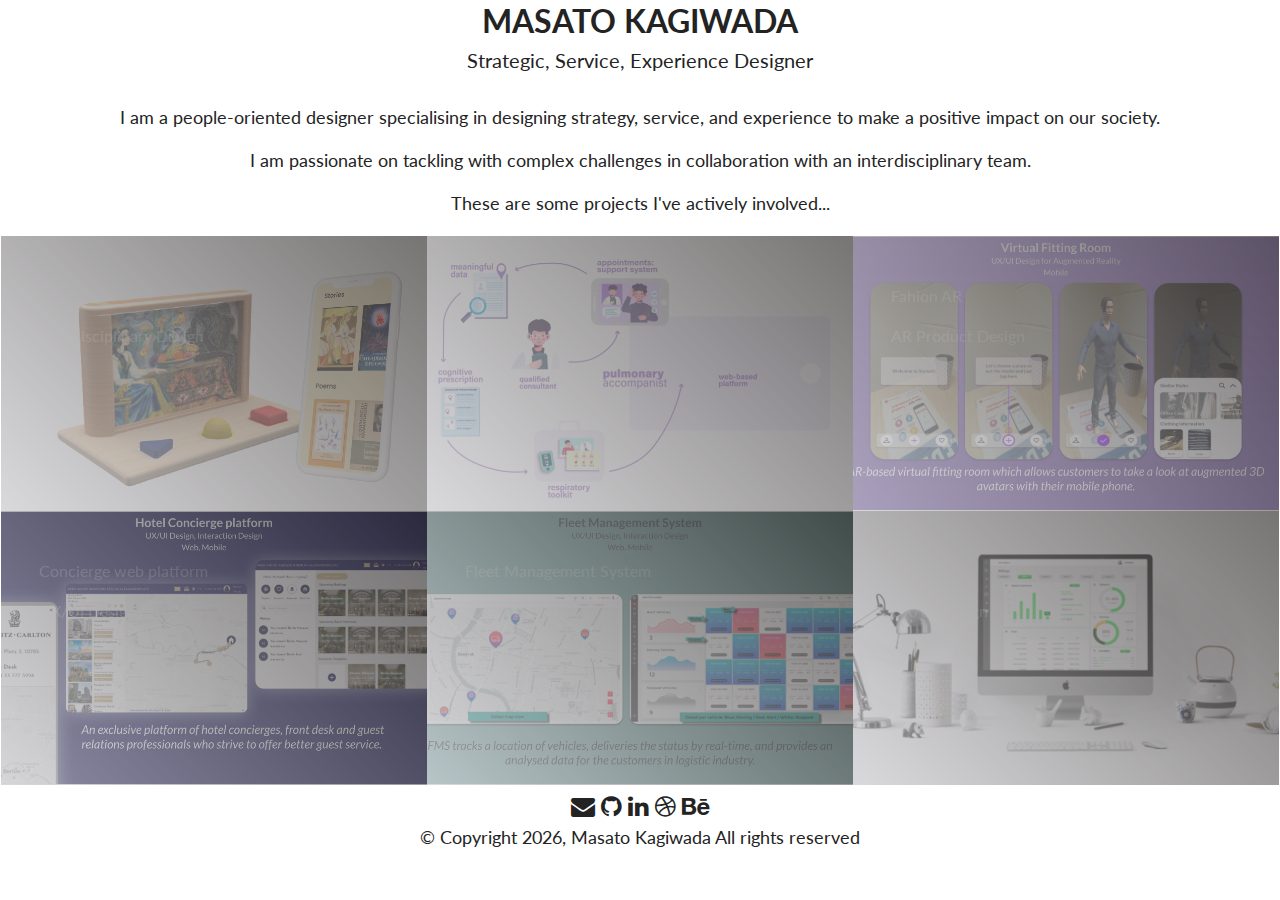
<file: index.html>
<!DOCTYPE html>
<html>
<head>
    <meta charset='utf-8' >
    <meta name="description" content="Masato's Portfolio">
    <meta name="viewport" content="width=device-width, initial-scale=1.0">
    <meta property="og:type" content="website">
    <meta name="image" property="og:image" content="./assets/img/thumb.png">
    <meta name="description" property="og:description" content="Featured design projects">
    <meta name="author" content="Masato Kagiwada">
    <link rel="stylesheet" href="https://stackpath.bootstrapcdn.com/bootstrap/4.3.1/css/bootstrap.min.css" integrity="sha384-ggOyR0iXCbMQv3Xipma34MD+dH/1fQ784/j6cY/iJTQUOhcWr7x9JvoRxT2MZw1T" crossorigin="anonymous">
    <script src="https://code.jquery.com/jquery-3.3.1.slim.min.js" integrity="sha384-q8i/X+965DzO0rT7abK41JStQIAqVgRVzpbzo5smXKp4YfRvH+8abtTE1Pi6jizo" crossorigin="anonymous"></script>
    <script src="https://cdnjs.cloudflare.com/ajax/libs/popper.js/1.14.7/umd/popper.min.js" integrity="sha384-UO2eT0CpHqdSJQ6hJty5KVphtPhzWj9WO1clHTMGa3JDZwrnQq4sF86dIHNDz0W1" crossorigin="anonymous"></script>
    <script src="https://stackpath.bootstrapcdn.com/bootstrap/4.3.1/js/bootstrap.min.js" integrity="sha384-JjSmVgyd0p3pXB1rRibZUAYoIIy6OrQ6VrjIEaFf/nJGzIxFDsf4x0xIM+B07jRM" crossorigin="anonymous"></script>
    <title>Masato Kagiwada - Portfolio</title>
    <!-- Global site tag (gtag.js) - Google Analytics -->
    <script async src="https://www.googletagmanager.com/gtag/js?id=UA-108137672-1"></script>
    <script>
      window.dataLayer = window.dataLayer || [];
      function gtag(){dataLayer.push(arguments);}
      gtag('js', new Date());

      gtag('config', 'UA-108137672-1');
    </script>
    <link rel="stylesheet" href="index.css">
    <link href="https://fonts.googleapis.com/css?family=Lato" rel="stylesheet">
    <link rel="stylesheet" href="https://cdnjs.cloudflare.com/ajax/libs/font-awesome/4.7.0/css/font-awesome.min.css">
    <link rel="icon" href="./assets/img/logo.png" size="64x64">
</head>
<body>
  <!-- Header -->
  <header class="section header">
    <h2 class="header-title">MASATO KAGIWADA</h2>
    <h5 class="header-main">Strategic, Service, Experience Designer</h5>
    <br>
    <p class="header-description">I am a people-oriented designer specialising in designing strategy, service, and experience 
      to make a positive impact on our society.</p>
    <p class="header-description">I am passionate on tackling with complex challenges in collaboration with an interdisciplinary team.</p>
    <p class="header-description">These are some projects I've actively involved...</p>
    
  </header>
  <!-- Projects -->
  <section class="section-projects nopadding" id="projects">
    
    <div class="row nopadding">
    <!-- Project  -->
    <div class="container col-sm-4 nopadding">
      <div class="hovereffect">
        <a href="./tunne.html" target="">
        <img class="img-responsive" src="./assets/img/tunne-thumb.png" alt="">
            <div class="overlay">
                <p>TUNNE</p>
                <p>Interdisciplinary Design</p>
            </div>
        </a>
      </div>
    </div>

    <!-- Project  -->
    <div class="container col-sm-4 nopadding">
      <div class="hovereffect">
        <a href="./briis.html" target="">
        <img class="img-responsive" src="./assets/img/briis-thumb.png" alt="">
            <div class="overlay">
                <p>BRIIS</p>
                <p>System Design</p>
            </div>
        </a>
      </div>
    </div>

    <!-- Project  -->
    <div class="container col-sm-4 nopadding">
      <div class="hovereffect">
        <a href="./vfr.html" target="">
        <img class="img-responsive" src="./assets/img/vfr-thumb.png" alt="">
            <div class="overlay">
                <p>Fahion AR</p>
                <p>AR Product Design</p>
            </div>
        </a>
      </div>
    </div>

    <!-- Project  -->
    <div class="container col-sm-4 nopadding">
      <div class="hovereffect">
        <a href="./hotel.html" target="">
        <img class="img-responsive" src="./assets/img/hotel.png" alt="">
            <div class="overlay">
                <p>Concierge web platform</p>
                <p>UX/UI Design</p>
            </div>
        </a>
      </div>
    </div>

    <!-- Project  -->
    <div class="container col-sm-4 nopadding">
      <div class="hovereffect">
        <a href="https://www.behance.net/gallery/85279193/Fleet-Management-System-UXUI-Design-Process" target="_blank">
        <img class="img-responsive" src="./assets/img/fms.png" alt="">
            <div class="overlay">
                <p>Fleet Management System</p>
                <p>UX/UI Design</p>
            </div>
        </a>
      </div>
    </div>

    <!-- Project  -->
    <div class="container col-sm-4 nopadding">
      <div class="hovereffect">
        <a href="https://www.behance.net/gallery/85284251/UCaaS-UXUI-Design-Process" target="_blank">
        <img class="img-responsive" src="./assets/img/ucaas-thumb.png" alt="">
            <div class="overlay">
                <p>UCaaS</p>
                <p>UX/UI Design</p>
			        	<p></p>
            </div>
        </a>
      </div>
    </div>
  </section>

  <!-- Footer -->
  <section class="section" id="footer"> 
    <div class="footer-connect">
      <a href="mailto:masato.kagiwada1990@gmail.com" class="icon fa fa-envelope"></a>
      <a href="https://github.com/Giwada" class="icon fa fa-github" target="_blank"></a>
      <a href="https://www.linkedin.com/in/masato-kagiwada/" class="icon fa fa-linkedin" target="_blank"></a>
      <a href="https://dribbble.com/giwada" class="icon fa fa-dribbble" target="_blank"></a>
      <a href="https://www.behance.net/masato-kagiwada" class="icon fa fa-behance" target="_blank"></a>
    </div>
    <div class="footer-author">
      <p>
        © Copyright <script>document.write(new Date().getFullYear())</script>, Masato Kagiwada All rights reserved
      </p>
    </div>
  </section>

<!-- Bootstrap core JavaScript
================================================== -->
<!-- Placed at the end of the document so the pages load faster -->
<script src="./js/jquery.min.js"></script>
<script src="./js/popper.min.js"></script>
<script src="./js/bootstrap.min.js"></script>
<script src="./js/main.js"></script>
</body>
</html>
</file>
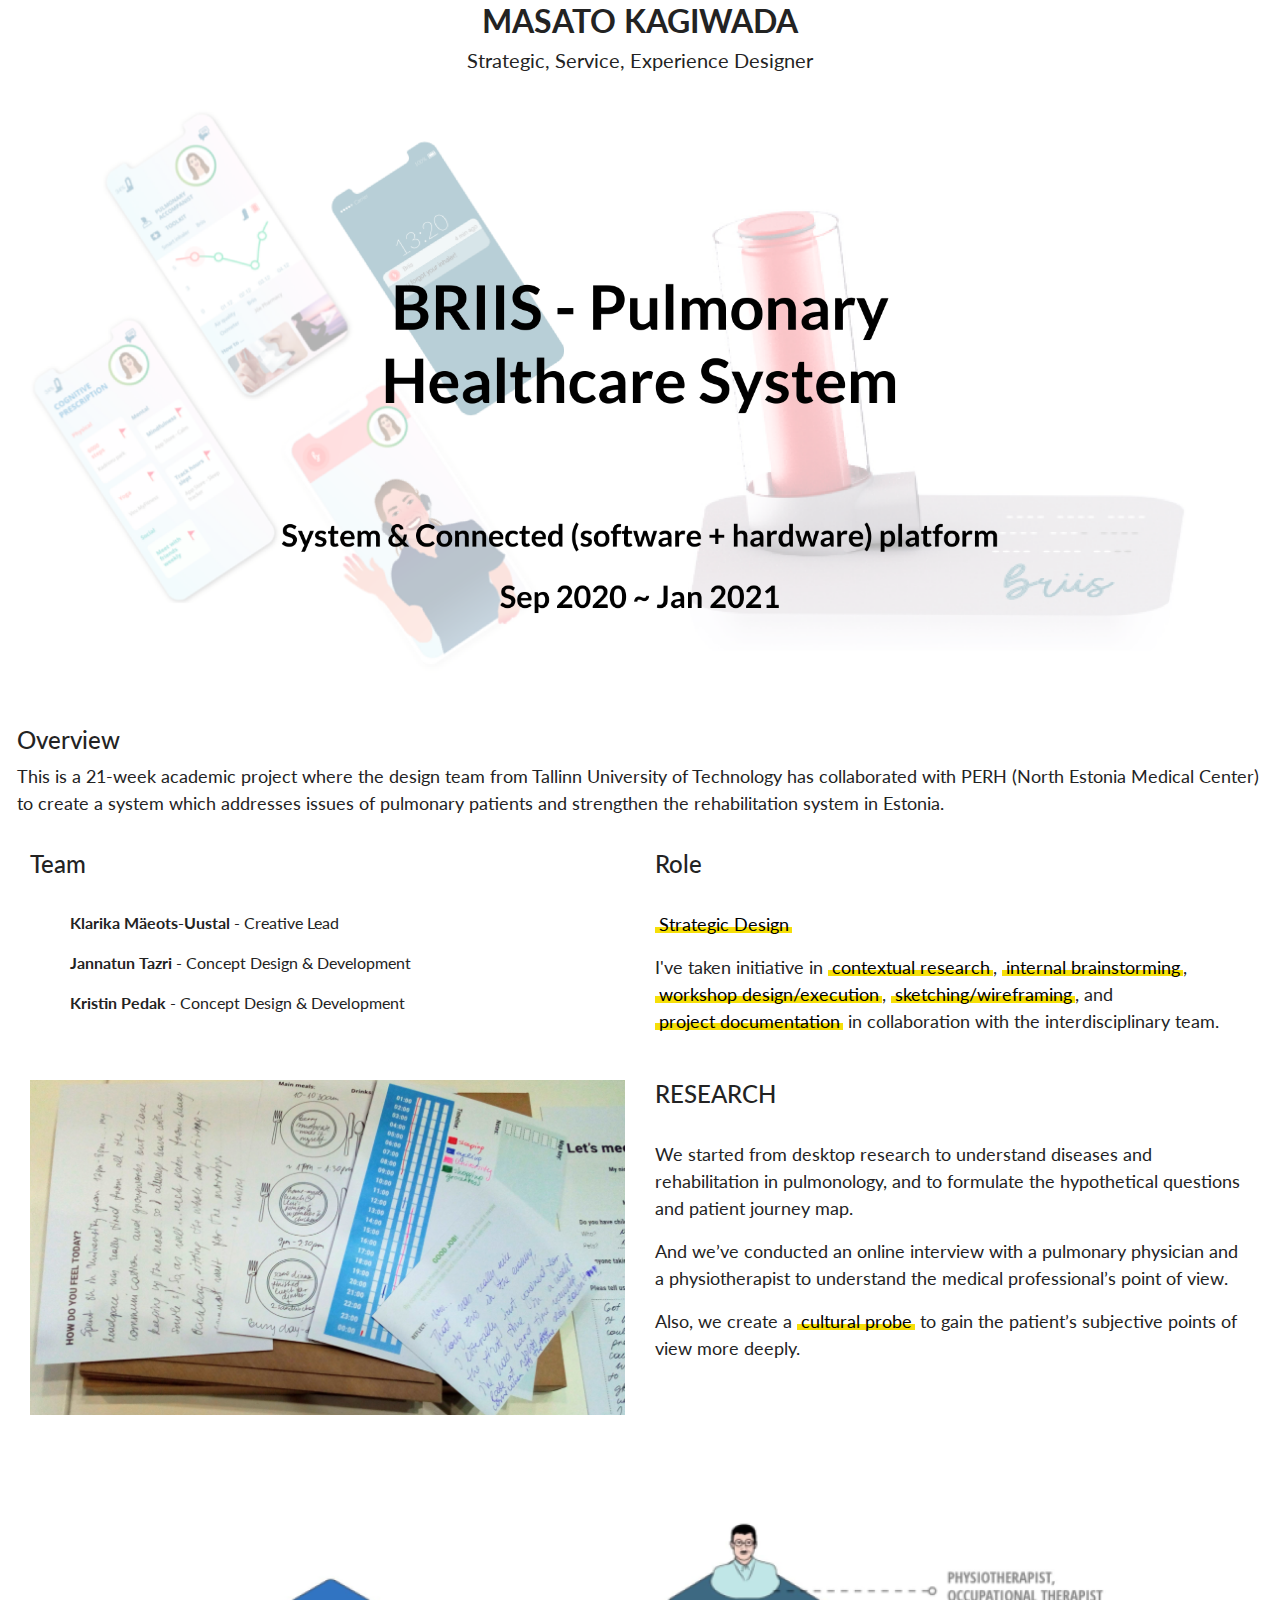
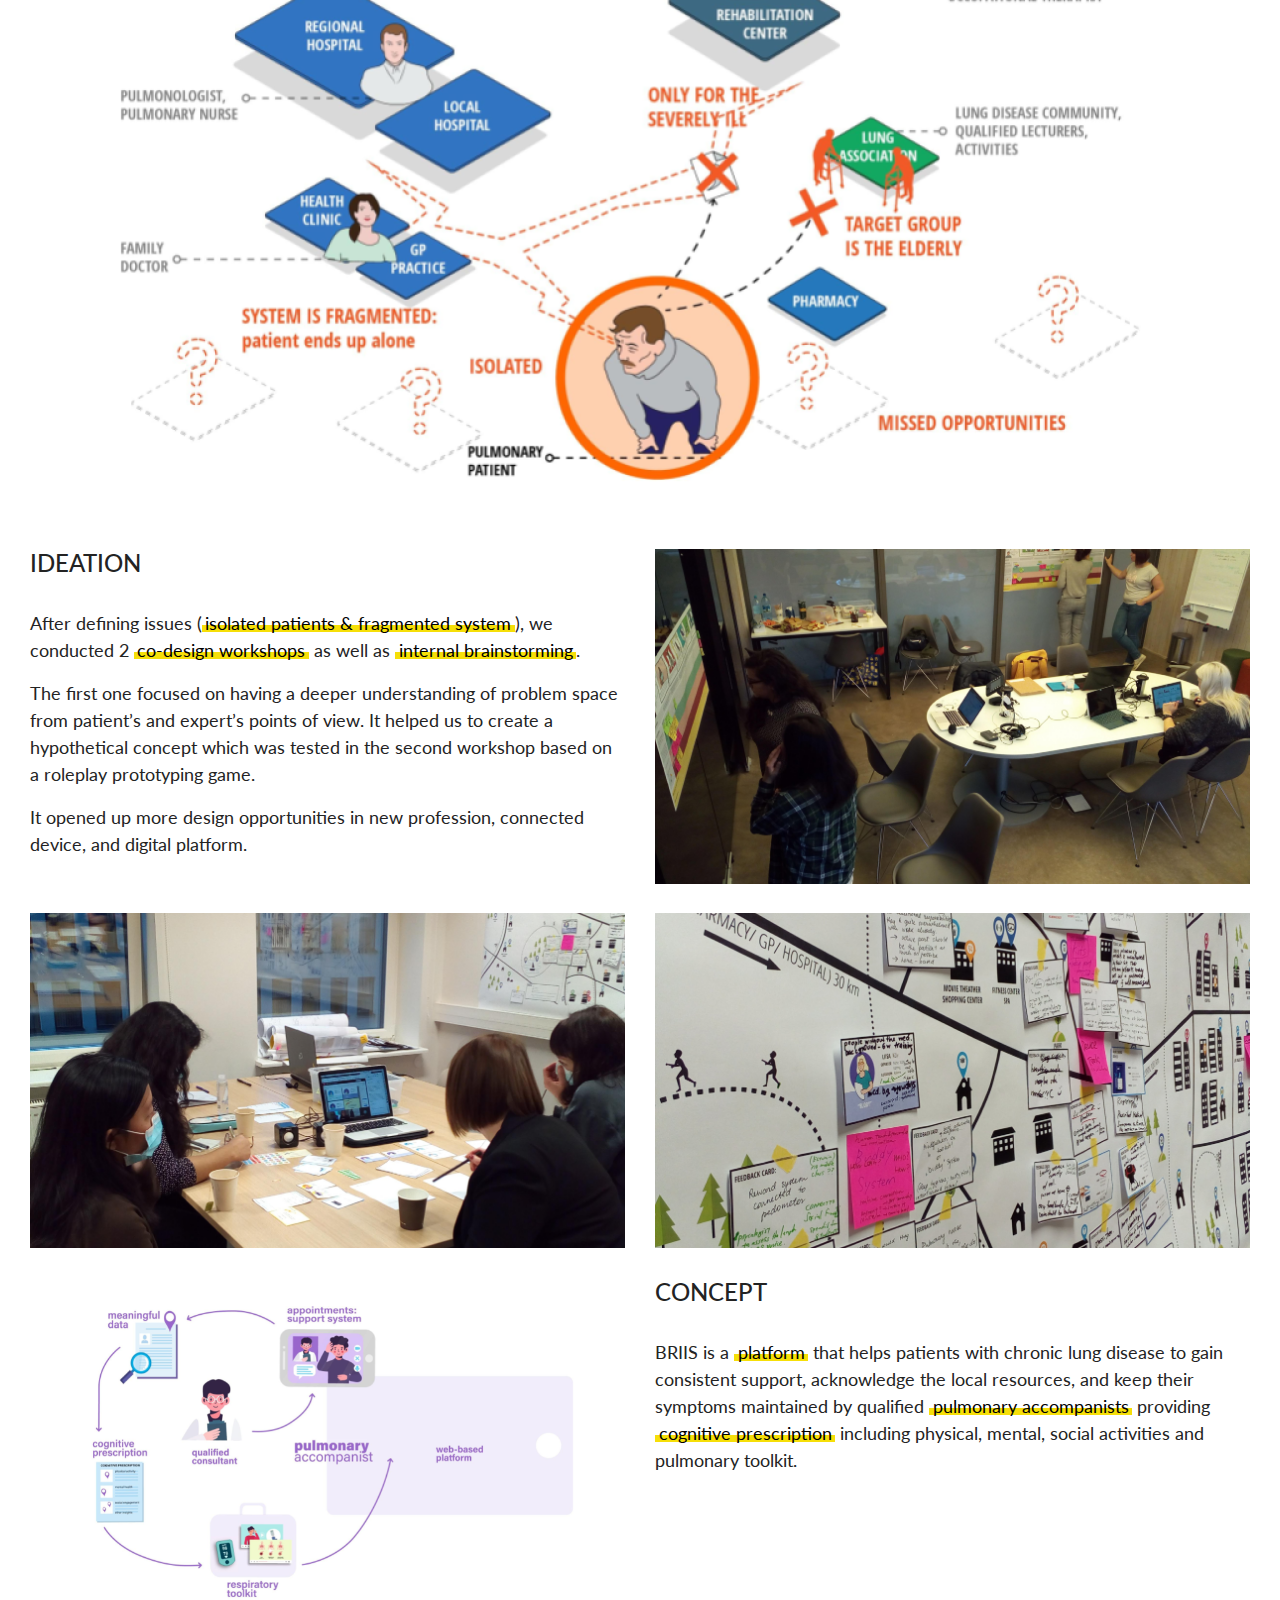
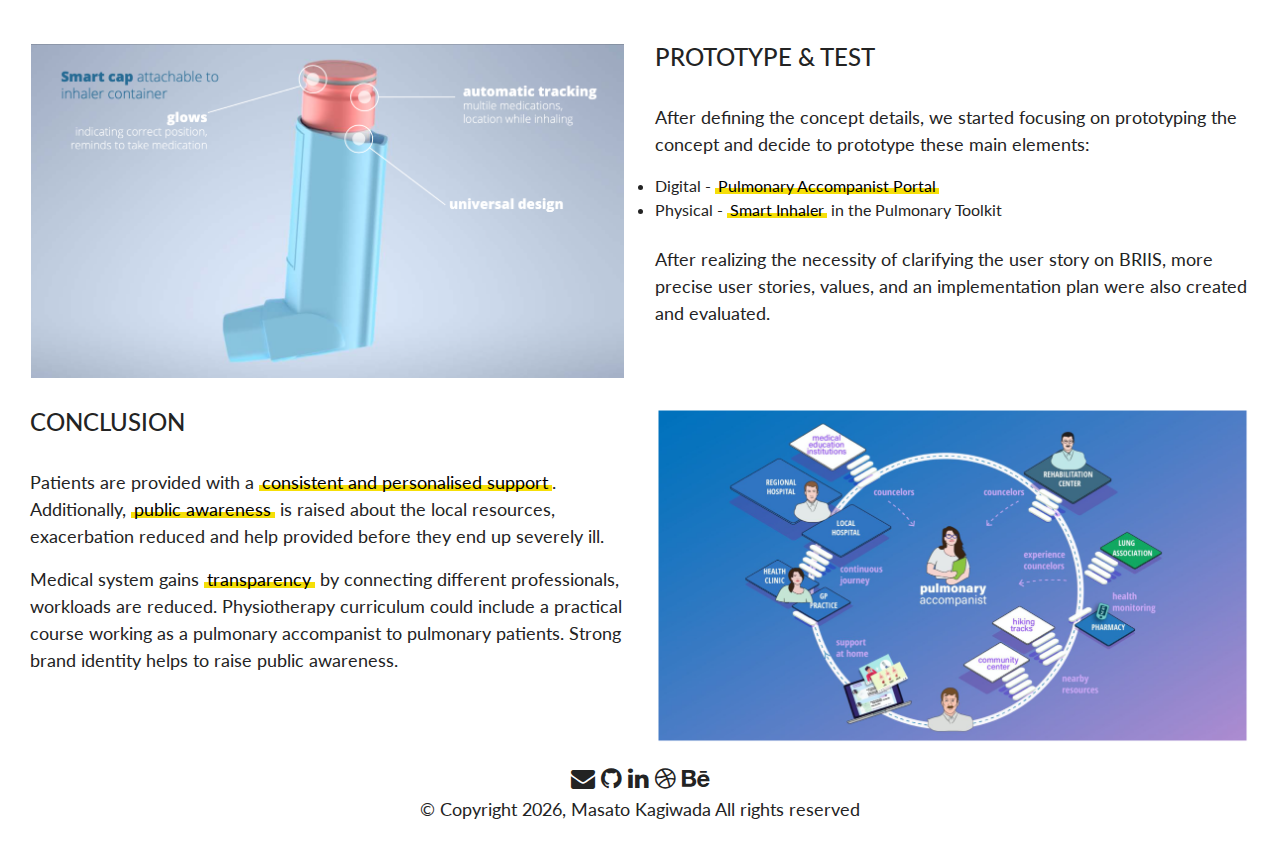
<file: briis.html>
<!DOCTYPE html>
<html>
<head>
    <meta charset='utf-8' >
    <meta name="description" content="Masato's portfolio">
    <meta name="viewport" content="width=device-width, initial-scale=1.0">
    <link rel="stylesheet" href="https://stackpath.bootstrapcdn.com/bootstrap/4.3.1/css/bootstrap.min.css" integrity="sha384-ggOyR0iXCbMQv3Xipma34MD+dH/1fQ784/j6cY/iJTQUOhcWr7x9JvoRxT2MZw1T" crossorigin="anonymous">
    <script src="https://code.jquery.com/jquery-3.3.1.slim.min.js" integrity="sha384-q8i/X+965DzO0rT7abK41JStQIAqVgRVzpbzo5smXKp4YfRvH+8abtTE1Pi6jizo" crossorigin="anonymous"></script>
    <script src="https://cdnjs.cloudflare.com/ajax/libs/popper.js/1.14.7/umd/popper.min.js" integrity="sha384-UO2eT0CpHqdSJQ6hJty5KVphtPhzWj9WO1clHTMGa3JDZwrnQq4sF86dIHNDz0W1" crossorigin="anonymous"></script>
    <script src="https://stackpath.bootstrapcdn.com/bootstrap/4.3.1/js/bootstrap.min.js" integrity="sha384-JjSmVgyd0p3pXB1rRibZUAYoIIy6OrQ6VrjIEaFf/nJGzIxFDsf4x0xIM+B07jRM" crossorigin="anonymous"></script>
    <title>Masato Kagiwada - Portfolio</title>
    <!-- Global site tag (gtag.js) - Google Analytics -->
    <script async src="https://www.googletagmanager.com/gtag/js?id=UA-108137672-1"></script>
    <script>
      window.dataLayer = window.dataLayer || [];
      function gtag(){dataLayer.push(arguments);}
      gtag('js', new Date());

      gtag('config', 'UA-108137672-1');
    </script>
    <link rel="stylesheet" href="index.css">
    <link href="https://fonts.googleapis.com/css?family=Lato" rel="stylesheet">
    <link rel="stylesheet" href="https://cdnjs.cloudflare.com/ajax/libs/font-awesome/4.7.0/css/font-awesome.min.css">
    <link rel="icon" href="./assets/img/logo.png" size="64x64">
</head>

<body>
  <!-- Header -->
  <header class="section">
    <a href="index.html" class="header-link">
      <h2 class="header-title">MASATO KAGIWADA</h2>
      <h5 class="header-main">Strategic, Service, Experience Designer</h5>
    </a>
  </header>

  <!-- Title -->
  <section class="section">
    <div class="background">
      <img src="./assets/img/briis-client.png" class="img-fluid"/>
    </div>
  </section> 
  
  <!-- Overview -->
  <section class="section">
    <div class="col-12">
    <h4>Overview</h4>
    <p>This is a 21-week academic project where the design team from Tallinn University of Technology 
      has collaborated with PERH (North Estonia Medical Center) 
      to create a system which addresses issues of pulmonary patients and strengthen the rehabilitation system in Estonia.</p>
    </div>
    </section>
  
  <!-- Team -->
  <section class="section">
  <div class="row">
    <div class="col-lg-6 col-md-6 col-12">
      <h4>Team</h4>
      <br>
        <ol><b>Klarika Mäeots-Uustal</b> - Creative Lead</ol>
        <ol><b>Jannatun Tazri</b> - Concept Design & Development</ol>
        <ol><b>Kristin Pedak</b> - Concept Design & Development</ol>
    </div>

    <div class="col-lg-6 col-md-6 col-12">
      <h4>Role</h4>
      <br>
      <p><mark>Strategic Design</mark></p>
      <p>I've taken initiative in <mark>contextual research</mark>, <mark>internal brainstorming</mark>, <mark>workshop design/execution</mark>, <mark>sketching/wireframing</mark>, and <mark>project documentation</mark> in 
        collaboration with the interdisciplinary team.</p>
      </div>
  </div>
  </section>

  <!-- Design Process nr.1 -->
  <section class="section">
  <div class="row">
    <div class="col-lg-6 col-md-6 col-12">
      <a><img src="./assets/img/briis-research.png" class="img-fluid"/></a>
    </div>

    <div class="col-lg-6 col-md-6 col-12">
      <h4>RESEARCH</h4>
      <br>
      <p>
        We started from desktop research to understand diseases and rehabilitation in pulmonology, 
        and to formulate the hypothetical questions and patient journey map. 
      </p>
      <p>
        And we’ve conducted an online interview with a pulmonary physician and 
        a physiotherapist to understand the medical professional’s point of view. 
      </p>
      <p>
        Also, we create a <mark>cultural probe</mark> to gain the patient’s subjective points of view more deeply. 
      </p>
      </div>
  </div>

  </section>

  <section class="section">
    <div class="row">
      <div class="col-12">
        <a><img src="./assets/img/briis-research2.png" class="img-fluid"/></a>
      </div>
    </div>
  
    </section>

  <!-- Design Process nr.2 -->
  <section class="section">
  <div class="row">
    <div class="col-lg-6 col-md-6 col-12">
      <h4>IDEATION</h4>
      <br>
      <p>After defining issues (<mark>isolated patients & fragmented system</mark>), 
        we conducted 2 <mark>co-design workshops</mark> as well as <mark>internal brainstorming</mark>. </p>
      <p>The first one focused on having a deeper understanding of problem space from patient’s and expert’s points of view. 
        It helped us to create a hypothetical concept which was tested in the second workshop based on a roleplay prototyping game. </p>
      <p>It opened up more design opportunities in new profession, connected device, and digital platform.</p>
      </div>

    <div class="col-lg-6 col-md-6 col-12">
      <a><img src="./assets/img/briis-ideate.png" class="img-fluid"/></a>
    </div>

  </div>
  </section>

  <section class="section">
    <div class="row">
      <div class="col-lg-6 col-md-6 col-12">
        <a><img src="./assets/img/briis-ideate2.png" class="img-fluid"/></a>
      </div>
  
      <div class="col-lg-6 col-md-6 col-12">
        <a><img src="./assets/img/briis-ideate3.png" class="img-fluid"/></a>
      </div>
  
    </div>
    </section>
  
  <!-- Design Process nr.3 -->
  <section class="section">
    <div class="row">
      <section class="col-lg-6 col-md-6 col-12">
        <a><img src="./assets/img/briis-thumb.png" class="img-responsive"/></a>
      </section>
  
      <section class="col-lg-6 col-md-6 col-12">
        <h4>CONCEPT</h4>
        <br>
        <p>BRIIS is a <mark>platform</mark> that helps patients with chronic lung disease to gain consistent support, 
          acknowledge the local resources, and keep their symptoms maintained by qualified <mark>pulmonary accompanists</mark> 
          providing <mark>cognitive prescription</mark> including physical, mental, social activities and pulmonary toolkit.</p>
      </section>
    </div>
    </section>

  <!-- Design Process nr.4 -->
  <section class="section">
  <div class="row">
    <section class="col-lg-6 col-md-6 col-12">
      <a><img src="./assets/img/briis-prototype.png" class="img-responsive"/></a>
    </section>

    <section class="col-lg-6 col-md-6 col-12">
      <h4>PROTOTYPE & TEST</h4>
      <br>
      <p>After defining the concept details, we started focusing on prototyping the concept and decide to prototype these main elements:</p>
      <li>Digital - <mark>Pulmonary Accompanist Portal</mark></li>
      <li>Physical - <mark>Smart Inhaler</mark> in the Pulmonary Toolkit</li>
      <br>
      <p>After realizing the necessity of
        clarifying the user story on BRIIS, more precise
        user stories, values, and an implementation
        plan were also created and evaluated.</p>
    </section>
  </div>
  </section>

  <!-- Design Process nr.5 -->
  <section class="section">
  <div class="row">
    <section class="col-lg-6 col-md-6 col-12">
      <h4>CONCLUSION</h4>
      <br>
      <p>Patients are provided with a <mark>consistent and personalised support</mark>. 
        Additionally, <mark>public awareness</mark> is raised about the local resources, 
        exacerbation reduced and help provided before they end up severely ill.</p>
      <p>Medical system gains <mark>transparency</mark> by connecting different professionals, 
        workloads are reduced. Physiotherapy curriculum could include a practical course working as a pulmonary accompanist to pulmonary patients. 
        Strong brand identity helps to raise public awareness.</p>
    </section>

    <section class="col-lg-6 col-md-6 col-12">
      <a><img src="./assets/img/briis-conclusion.png" class="img-fluid"/></a>
    </section>
  </div>
  </section>
  

  <!-- Footer -->
  <section class="section" id="footer">
    
    <div class="footer-connect">
      <a href="mailto:masato.kagiwada1990@gmail.com" class="icon fa fa-envelope"></a>
      <a href="https://github.com/Giwada" class="icon fa fa-github" target="_blank"></a>
      <a href="https://www.linkedin.com/in/masato-kagiwada/" class="icon fa fa-linkedin" target="_blank"></a>
      <a href="https://dribbble.com/giwada" class="icon fa fa-dribbble" target="_blank"></a>
      <a href="https://www.behance.net/masato-kagiwada" class="icon fa fa-behance" target="_blank"></a>
    </div>
    <div class="footer-author">
      <p>
        © Copyright <script>document.write(new Date().getFullYear())</script>, Masato Kagiwada All rights reserved
      </p>
    </div>
  </section>

<!-- Bootstrap core JavaScript
================================================== -->
<!-- Placed at the end of the document so the pages load faster -->
<script src="./js/jquery.min.js"></script>
<script src="./js/popper.min.js"></script>
<script src="./js/bootstrap.min.js"></script>
<script src="./js/main.js"></script>
</body>
</html>
</file>
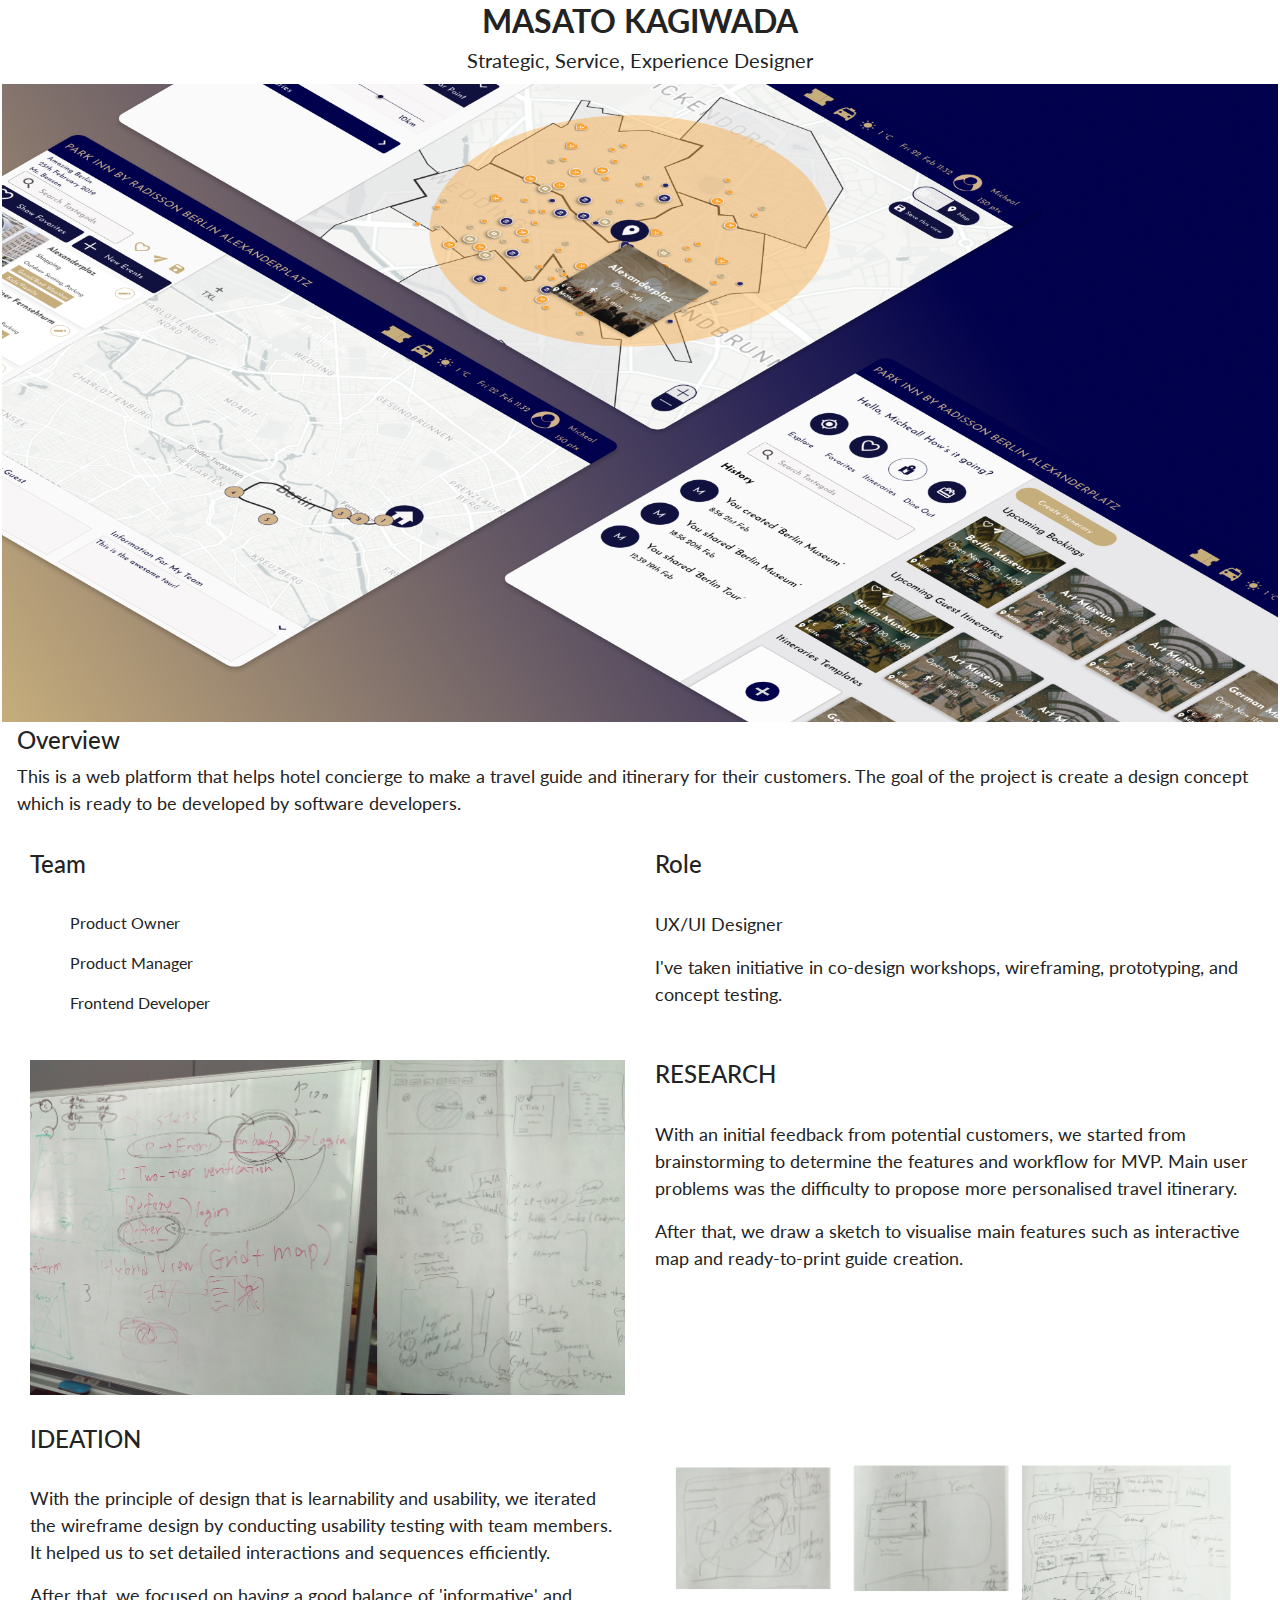
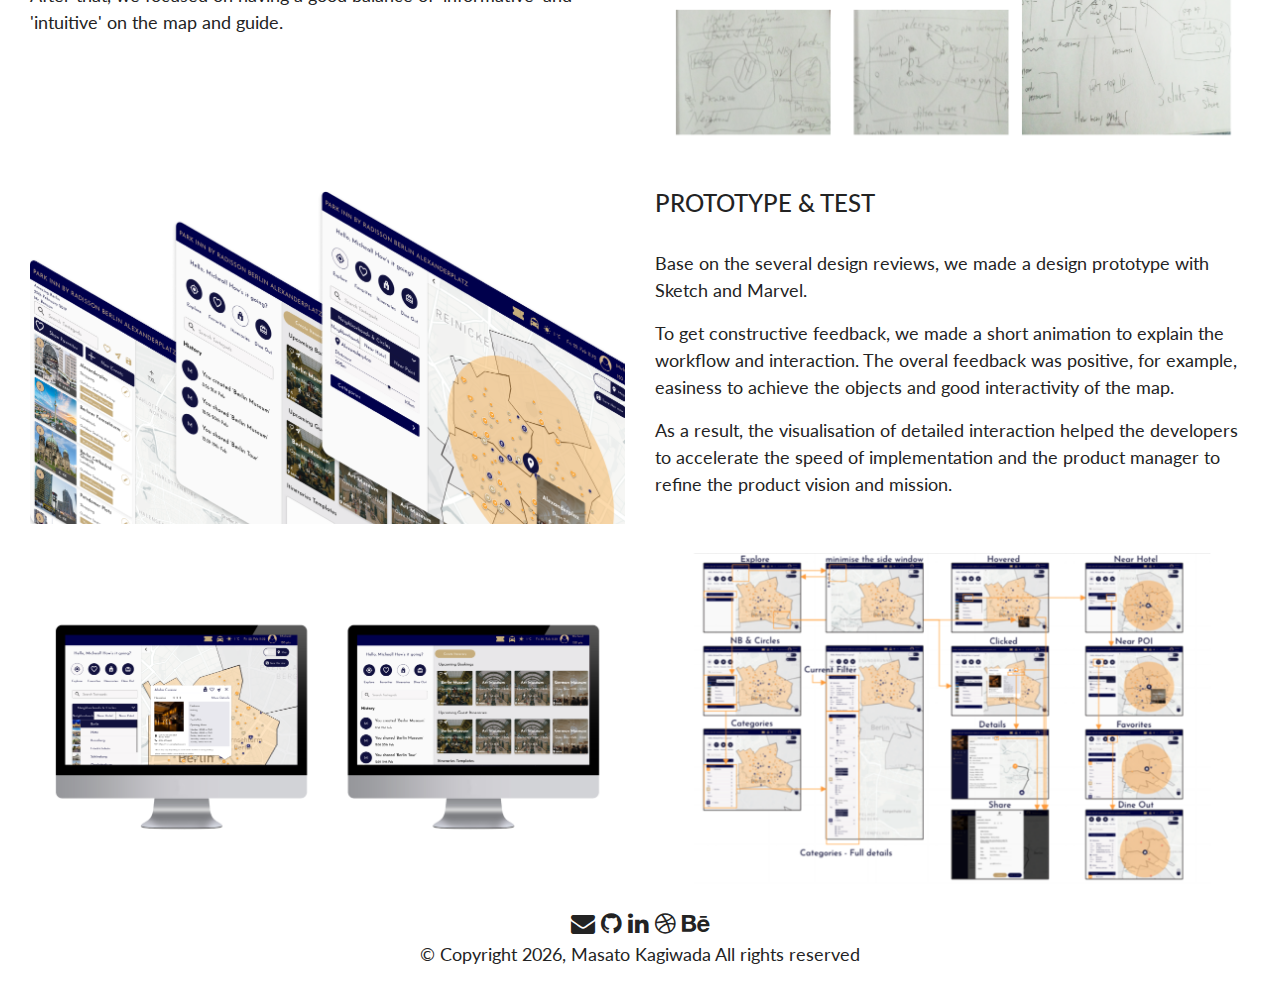
<file: hotel.html>
<!DOCTYPE html>
<html>
<head>
    <meta charset='utf-8' >
    <meta name="description" content="Masato's portfolio">
    <meta name="viewport" content="width=device-width, initial-scale=1.0">
    <link rel="stylesheet" href="https://stackpath.bootstrapcdn.com/bootstrap/4.3.1/css/bootstrap.min.css" integrity="sha384-ggOyR0iXCbMQv3Xipma34MD+dH/1fQ784/j6cY/iJTQUOhcWr7x9JvoRxT2MZw1T" crossorigin="anonymous">
    <script src="https://code.jquery.com/jquery-3.3.1.slim.min.js" integrity="sha384-q8i/X+965DzO0rT7abK41JStQIAqVgRVzpbzo5smXKp4YfRvH+8abtTE1Pi6jizo" crossorigin="anonymous"></script>
    <script src="https://cdnjs.cloudflare.com/ajax/libs/popper.js/1.14.7/umd/popper.min.js" integrity="sha384-UO2eT0CpHqdSJQ6hJty5KVphtPhzWj9WO1clHTMGa3JDZwrnQq4sF86dIHNDz0W1" crossorigin="anonymous"></script>
    <script src="https://stackpath.bootstrapcdn.com/bootstrap/4.3.1/js/bootstrap.min.js" integrity="sha384-JjSmVgyd0p3pXB1rRibZUAYoIIy6OrQ6VrjIEaFf/nJGzIxFDsf4x0xIM+B07jRM" crossorigin="anonymous"></script>
    <title>Masato Kagiwada - Portfolio</title>
    <!-- Global site tag (gtag.js) - Google Analytics -->
    <script async src="https://www.googletagmanager.com/gtag/js?id=UA-108137672-1"></script>
    <script>
      window.dataLayer = window.dataLayer || [];
      function gtag(){dataLayer.push(arguments);}
      gtag('js', new Date());

      gtag('config', 'UA-108137672-1');
    </script>
    <link rel="stylesheet" href="index.css">
    <link href="https://fonts.googleapis.com/css?family=Lato" rel="stylesheet">
    <link rel="stylesheet" href="https://cdnjs.cloudflare.com/ajax/libs/font-awesome/4.7.0/css/font-awesome.min.css">
    <link rel="icon" href="./assets/img/logo.png" size="64x64">
</head>

<body>
  <!-- Header -->
  <header class="section">
    <a href="index.html" class="header-link">
      <h2 class="header-title">MASATO KAGIWADA</h2>
      <h5 class="header-main">Strategic, Service, Experience Designer</h5>
    </a>
  </header>

  <!-- Title -->
  <section class="section">
    <div class="background">
      <img src="./assets/img/hotel-client.png" class="img-fluid"/>
    </div>
  </section> 

  <!-- Overview -->
  <section class="section">
    <div class="col-12">
    <h4>Overview</h4>
    <p>This is a web platform that helps hotel concierge to make a travel guide and itinerary for their customers.
      The goal of the project is create a design concept which is ready to be developed by software developers.
    </p>
    <p></p>
    </div>
    </section>
  
  <!-- Team -->
  <section class="section">
    <div class="row">
      <div class="col-lg-6 col-md-6 col-12">
        <h4>Team</h4>
        <br>
          <ol>Product Owner</ol>
          <ol>Product Manager</ol>
          <ol>Frontend Developer</ol>
      </div>
  
      <div class="col-lg-6 col-md-6 col-12">
        <h4>Role</h4>
        <br>
        <p>UX/UI Designer</p>
        <p>I've taken initiative in co-design workshops, wireframing, prototyping, and concept testing.</p>
        </div>
    </div>
    </section>

  <section class="section">

  <!-- Design Process nr.1 -->
  <div class="row">
    <div class="col-lg-6 col-md-6 col-12">
      <a><img src="./assets/img/hotel-research.png" class="img-fluid"/></a>
    </div>

    <div class="col-lg-6 col-md-6 col-12">
      <h4>RESEARCH</h4>
      <br>
      <p>With an initial feedback from potential customers, we started from brainstorming to determine the features and workflow for MVP.
         Main user problems was the difficulty to propose more personalised travel itinerary.
        </p>
      <p>After that, we draw a sketch to visualise main features such as interactive map and ready-to-print guide creation.</p>
      </div>
  </div>

  </section>

  <!-- Design Process nr.2 -->
  <section class="section">
  <div class="row">
    <div class="col-lg-6 col-md-6 col-12">
      <h4>IDEATION</h4>
      <br>
      <p>With the principle of design that is learnability and usability, we iterated the wireframe design by conducting usability testing with team members.
        It helped us to set detailed interactions and sequences efficiently.  
      </p>
      <p>After that, we focused on having a good balance of 'informative' and 'intuitive' on the map and guide.</p>
      
      </div>

    <div class="col-lg-6 col-md-6 col-12">
      <a><img src="./assets/img/hotel-lofi.png" class="img-fluid"/></a>
    </div>

  </div>
  </section>

  <!-- Design Process nr.3 -->
  <section class="section">
    <div class="row">
      <section class="col-lg-6 col-md-6 col-12">
        <a><img src="./assets/img/hotel-hifi.png" class="img-fluid"/></a>
      </section>
      <section class="col-lg-6 col-md-6 col-12">
        <h4>PROTOTYPE & TEST</h4>
        <br>
        <p>Base on the several design reviews, we made a design prototype with Sketch and Marvel.</p>
        <p>To get constructive feedback, we made a short animation to explain the workflow and interaction.
          The overal feedback was positive, for example, easiness to achieve the objects and good interactivity of the map.
        </p>
        <p>As a result, the visualisation of detailed interaction helped the developers to accelerate the speed of implementation and the product manager to refine the product vision and mission. </p>
      </section>
    </div>
    </section>

  <!-- Design Process nr.4 -->
  <section class="section">
  <div class="row">
    <section class="col-lg-6 col-md-6 col-12">
        <a><img src="./assets/img/hotel-desk.png" class="img-fluid"/></a>
    </section>

    <section class="col-lg-6 col-md-6 col-12">
        <a><img src="./assets/img/hotel-int.png" class="img-fluid"/></a>
    </section>
  </div>
  </section>
  

  <!-- Footer -->
  <section class="section" id="footer">
    
    <div class="footer-connect">
      <a href="mailto:masato.kagiwada1990@gmail.com" class="icon fa fa-envelope"></a>
      <a href="https://github.com/Giwada" class="icon fa fa-github" target="_blank"></a>
      <a href="https://www.linkedin.com/in/masato-kagiwada/" class="icon fa fa-linkedin" target="_blank"></a>
      <a href="https://dribbble.com/giwada" class="icon fa fa-dribbble" target="_blank"></a>
      <a href="https://www.behance.net/masato-kagiwada" class="icon fa fa-behance" target="_blank"></a>
    </div>
    <div class="footer-author">
      <p>
        © Copyright <script>document.write(new Date().getFullYear())</script>, Masato Kagiwada All rights reserved
      </p>
    </div>
  </section>

<!-- Bootstrap core JavaScript
================================================== -->
<!-- Placed at the end of the document so the pages load faster -->
<script src="./js/jquery.min.js"></script>
<script src="./js/popper.min.js"></script>
<script src="./js/bootstrap.min.js"></script>
<script src="./js/main.js"></script>
</body>
</html>
</file>
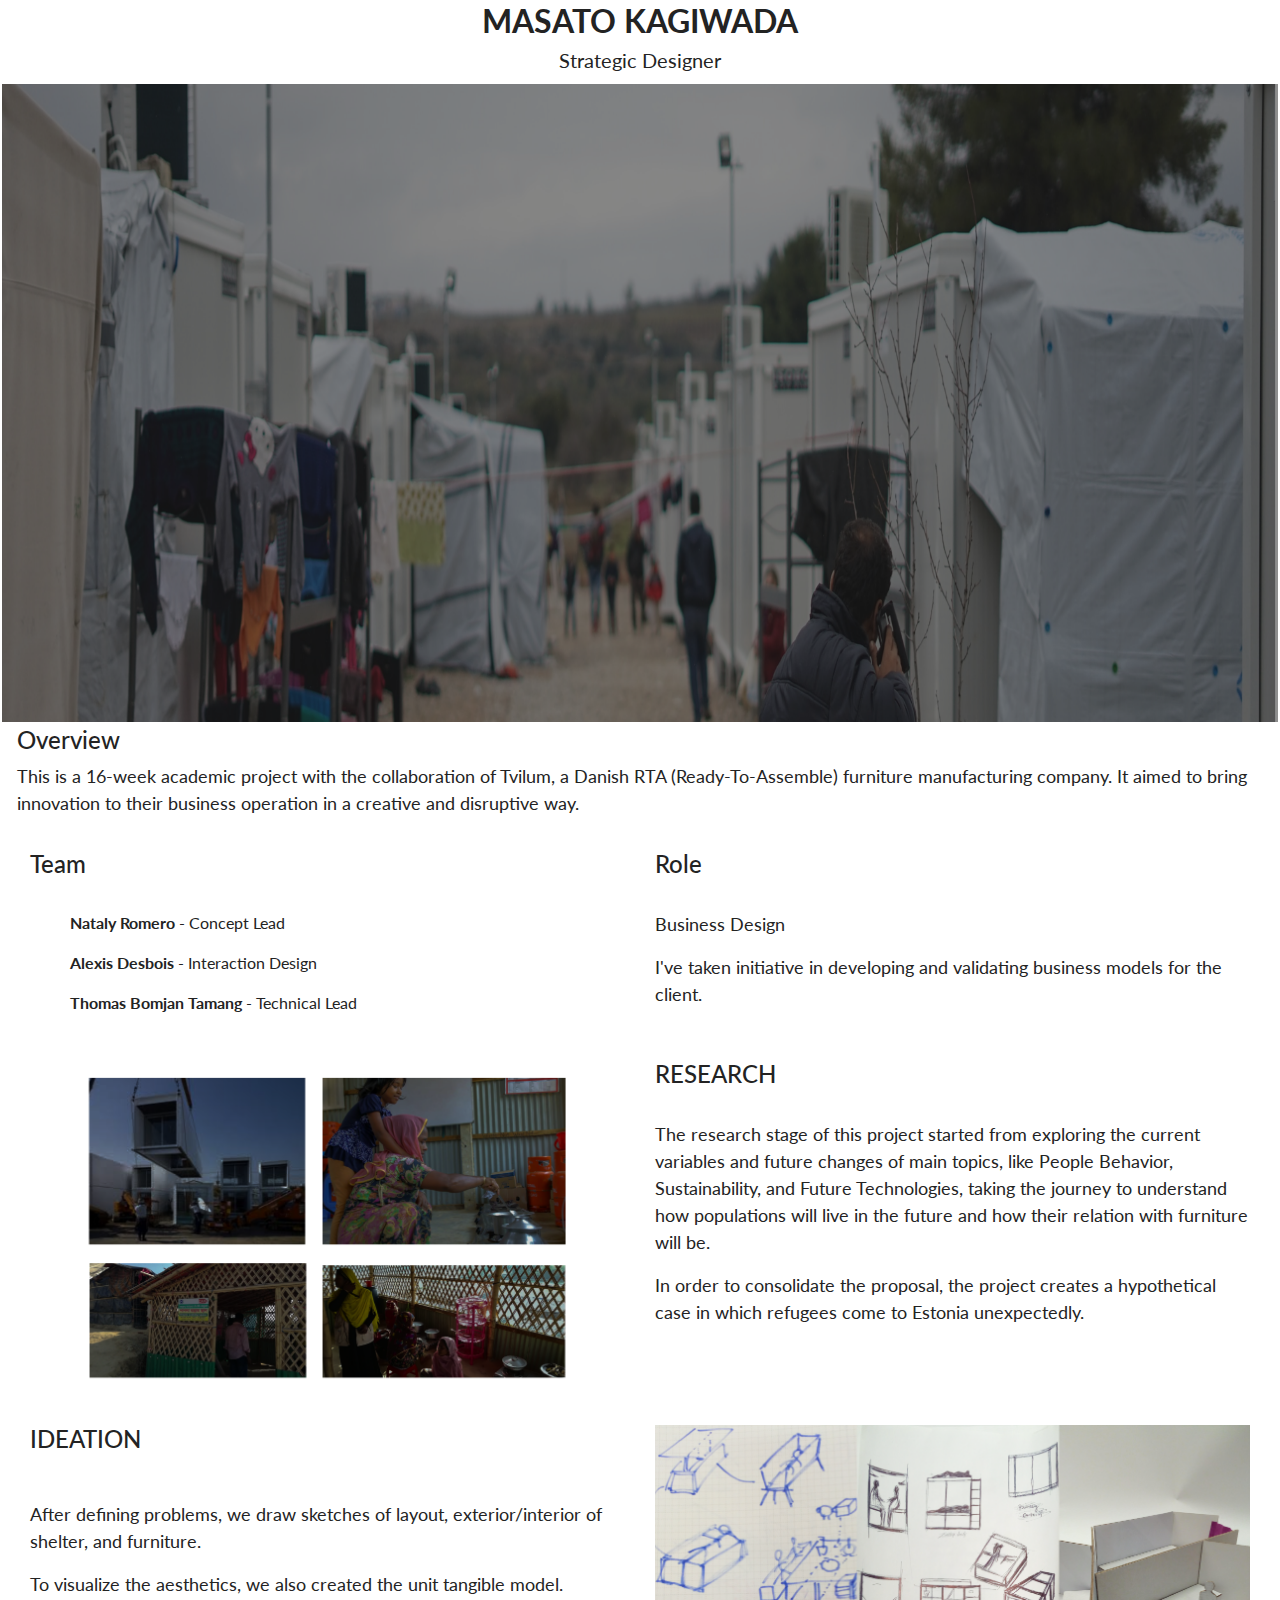
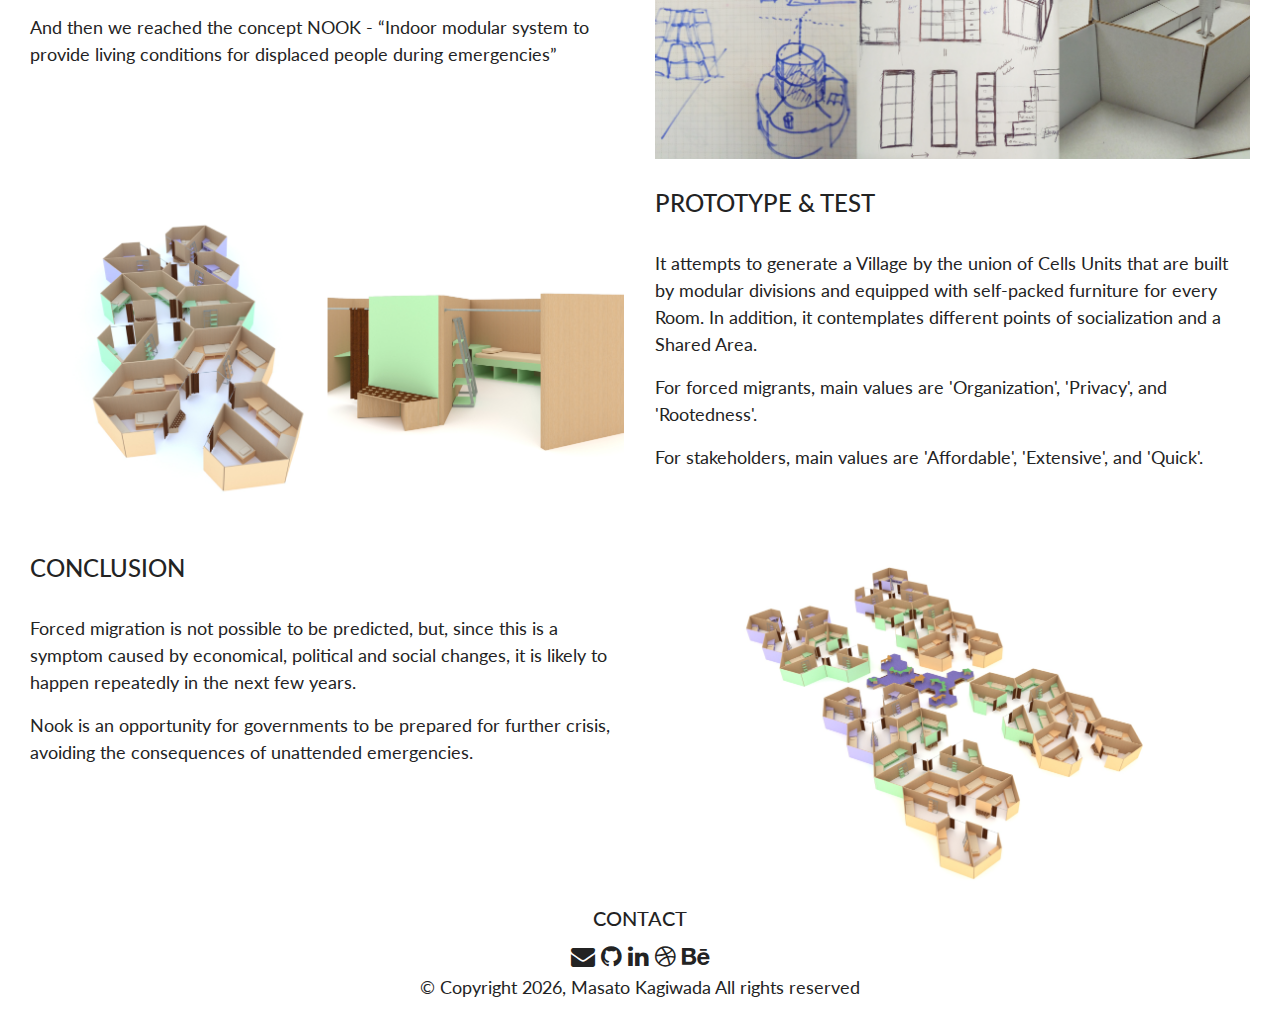
<file: nook.html>
<!DOCTYPE html>
<html>
<head>
    <meta charset='utf-8' >
    <meta name="description" content="Masato's portfolio">
    <meta name="viewport" content="width=device-width, initial-scale=1.0">
    <link rel="stylesheet" href="https://stackpath.bootstrapcdn.com/bootstrap/4.3.1/css/bootstrap.min.css" integrity="sha384-ggOyR0iXCbMQv3Xipma34MD+dH/1fQ784/j6cY/iJTQUOhcWr7x9JvoRxT2MZw1T" crossorigin="anonymous">
    <script src="https://code.jquery.com/jquery-3.3.1.slim.min.js" integrity="sha384-q8i/X+965DzO0rT7abK41JStQIAqVgRVzpbzo5smXKp4YfRvH+8abtTE1Pi6jizo" crossorigin="anonymous"></script>
    <script src="https://cdnjs.cloudflare.com/ajax/libs/popper.js/1.14.7/umd/popper.min.js" integrity="sha384-UO2eT0CpHqdSJQ6hJty5KVphtPhzWj9WO1clHTMGa3JDZwrnQq4sF86dIHNDz0W1" crossorigin="anonymous"></script>
    <script src="https://stackpath.bootstrapcdn.com/bootstrap/4.3.1/js/bootstrap.min.js" integrity="sha384-JjSmVgyd0p3pXB1rRibZUAYoIIy6OrQ6VrjIEaFf/nJGzIxFDsf4x0xIM+B07jRM" crossorigin="anonymous"></script>
    <title>Masato Kagiwada - Portfolio</title>
    <!-- Global site tag (gtag.js) - Google Analytics -->
    <script async src="https://www.googletagmanager.com/gtag/js?id=UA-108137672-1"></script>
    <script>
      window.dataLayer = window.dataLayer || [];
      function gtag(){dataLayer.push(arguments);}
      gtag('js', new Date());

      gtag('config', 'UA-108137672-1');
    </script>
    <link rel="stylesheet" href="index.css">
    <link href="https://fonts.googleapis.com/css?family=Lato" rel="stylesheet">
    <link rel="stylesheet" href="https://cdnjs.cloudflare.com/ajax/libs/font-awesome/4.7.0/css/font-awesome.min.css">
    <link rel="icon" href="./assets/img/logo.png" size="64x64">
</head>

<body>
  <!-- Header -->
  <header class="section">
    <a href="index.html" class="header-link">
      <h2 class="header-title">MASATO KAGIWADA</h2>
      <h5 class="header-main">Strategic Designer</h5>
    </a>
  </header>

  <!-- Title -->
  <section class="section">
    <div class="background">
      <img src="./assets/img/nook-client.png" class="img-fluid"/>
    </div>
  </section> 

  <!-- Overview -->
  <section class="section">
    <div class="col-12">
    <h4>Overview</h4>
    <p>This is a 16-week academic project with the
      collaboration of Tvilum, a Danish RTA (Ready-To-Assemble) furniture manufacturing
      company. It aimed to bring innovation to their business operation in a
      creative and disruptive way.</p>
    </div>
    </section>
  
  <!-- Team -->
  <section class="section">
    <div class="row">
      <div class="col-lg-6 col-md-6 col-12">
        <h4>Team</h4>
        <br>
          <ol><b>Nataly Romero</b> - Concept Lead</ol>
          <ol><b>Alexis Desbois</b> - Interaction Design</ol>
          <ol><b>Thomas Bomjan Tamang</b> - Technical Lead</ol>
      </div>
  
      <div class="col-lg-6 col-md-6 col-12">
        <h4>Role</h4>
        <br>
        <p>Business Design</p>
        <p>I've taken initiative in developing and validating business models for the client.</p>
        </div>
    </div>
    </section>

  <!-- Design Process nr.1 -->
  <section class="section">
  <div class="row">
    <div class="col-lg-6 col-md-6 col-12">
      <a><img src="./assets/img/nook-research.png" class="img-fluid"/></a>
    </div>

    <div class="col-lg-6 col-md-6 col-12">
      <h4>RESEARCH</h4>
      <br>
      <p>The research stage of this project started from exploring the current variables and future
        changes of main topics, like People Behavior, Sustainability, and Future Technologies,
        taking the journey to understand how populations will live in the future and how their
        relation with furniture will be.</p>
      <p>In order to consolidate the proposal, the project creates a hypothetical case in which
        refugees come to Estonia unexpectedly.</p>
      </div>
  </div>

  </section>

  <!-- Design Process nr.2 -->
  <section class="section">
  <div class="row">
    <div class="col-lg-6 col-md-6 col-12">
      <h4>IDEATION</h4>
      <br>
      <p></p>
      <p>After defining problems, we draw sketches of layout, exterior/interior of shelter, and furniture.</p>
      <p>To visualize the aesthetics, we also created the unit tangible model.</p>
      <p>And then we reached the concept NOOK - “Indoor modular system to provide living
        conditions for displaced people during emergencies” </p>
      </div>

    <div class="col-lg-6 col-md-6 col-12">
      <a><img src="./assets/img/nook-ideate.png" class="img-fluid"/></a>
    </div>

  </div>
  </section>

  <!-- Design Process nr.3 -->
  <section class="section">
  <div class="row">
    <section class="col-lg-6 col-md-6 col-12">
      <a><img src="./assets/img/nook-prototype.png" class="img-responsive"/></a>
    </section>

    <section class="col-lg-6 col-md-6 col-12">
      <h4>PROTOTYPE & TEST</h4>
      <br>
      <p>It attempts to generate a Village by the union of Cells Units that are built by modular divisions 
        and equipped with self-packed furniture for every Room. 
        In addition, it contemplates different points of socialization and a Shared Area.</p>
      <p>For forced migrants, main values are 'Organization', 'Privacy', and 'Rootedness'. </p>
      <p>For stakeholders, main values are 'Affordable', 'Extensive', and 'Quick'.</p>
    </section>
  </div>
  </section>

  <!-- Design Process nr.4 -->
  <section class="section">
  <div class="row">
    <section class="col-lg-6 col-md-6 col-12">
      <h4>CONCLUSION</h4>
      <br>
      <p>Forced migration is not possible to be predicted, but, since this is a symptom caused by
        economical, political and social changes, 
        it is likely to happen repeatedly in the next few years.</p>
      <p>
        Nook is an opportunity for governments to be prepared for further crisis, avoiding the
        consequences of unattended emergencies.
      </p>
      
    </section>

    <section class="col-lg-6 col-md-6 col-12">
      <a><img src="./assets/img/nook-conclusion.png" class="img-fluid"/></a>
    </section>
  </div>
  </section>
  

  <!-- Footer -->
  <section class="section" id="footer">
    <div class="text-center">
      <h5>CONTACT</h5>
    </div>
    <div class="footer-connect">
      <a href="mailto:masato.kagiwada1990@gmail.com" class="icon fa fa-envelope"></a>
      <a href="https://github.com/Giwada" class="icon fa fa-github" target="_blank"></a>
      <a href="https://www.linkedin.com/in/masato-kagiwada/" class="icon fa fa-linkedin" target="_blank"></a>
      <a href="https://dribbble.com/giwada" class="icon fa fa-dribbble" target="_blank"></a>
      <a href="https://www.behance.net/masato-kagiwada" class="icon fa fa-behance" target="_blank"></a>
    </div>
    <div class="footer-author">
      <p>
        © Copyright <script>document.write(new Date().getFullYear())</script>, Masato Kagiwada All rights reserved
      </p>
    </div>
  </section>

<!-- Bootstrap core JavaScript
================================================== -->
<!-- Placed at the end of the document so the pages load faster -->
<script src="./js/jquery.min.js"></script>
<script src="./js/popper.min.js"></script>
<script src="./js/bootstrap.min.js"></script>
<script src="./js/main.js"></script>
</body>
</html>
</file>
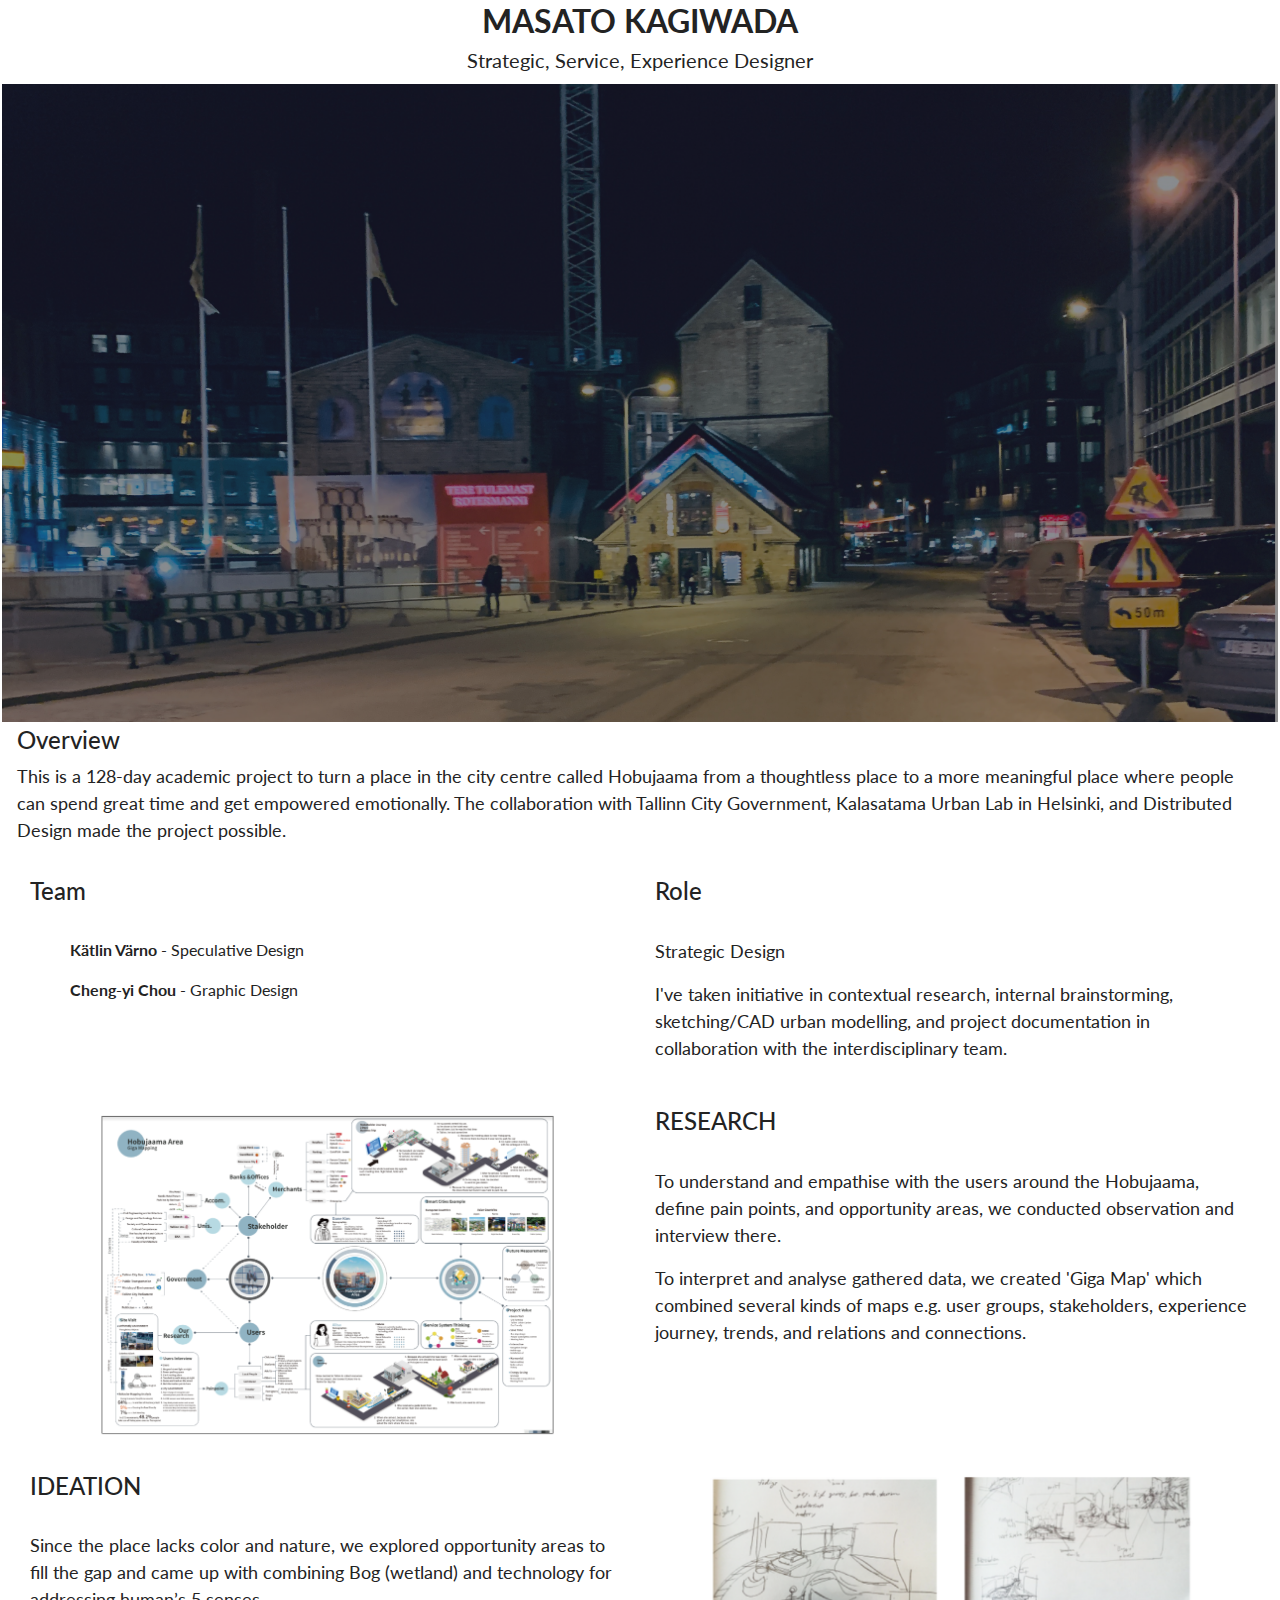
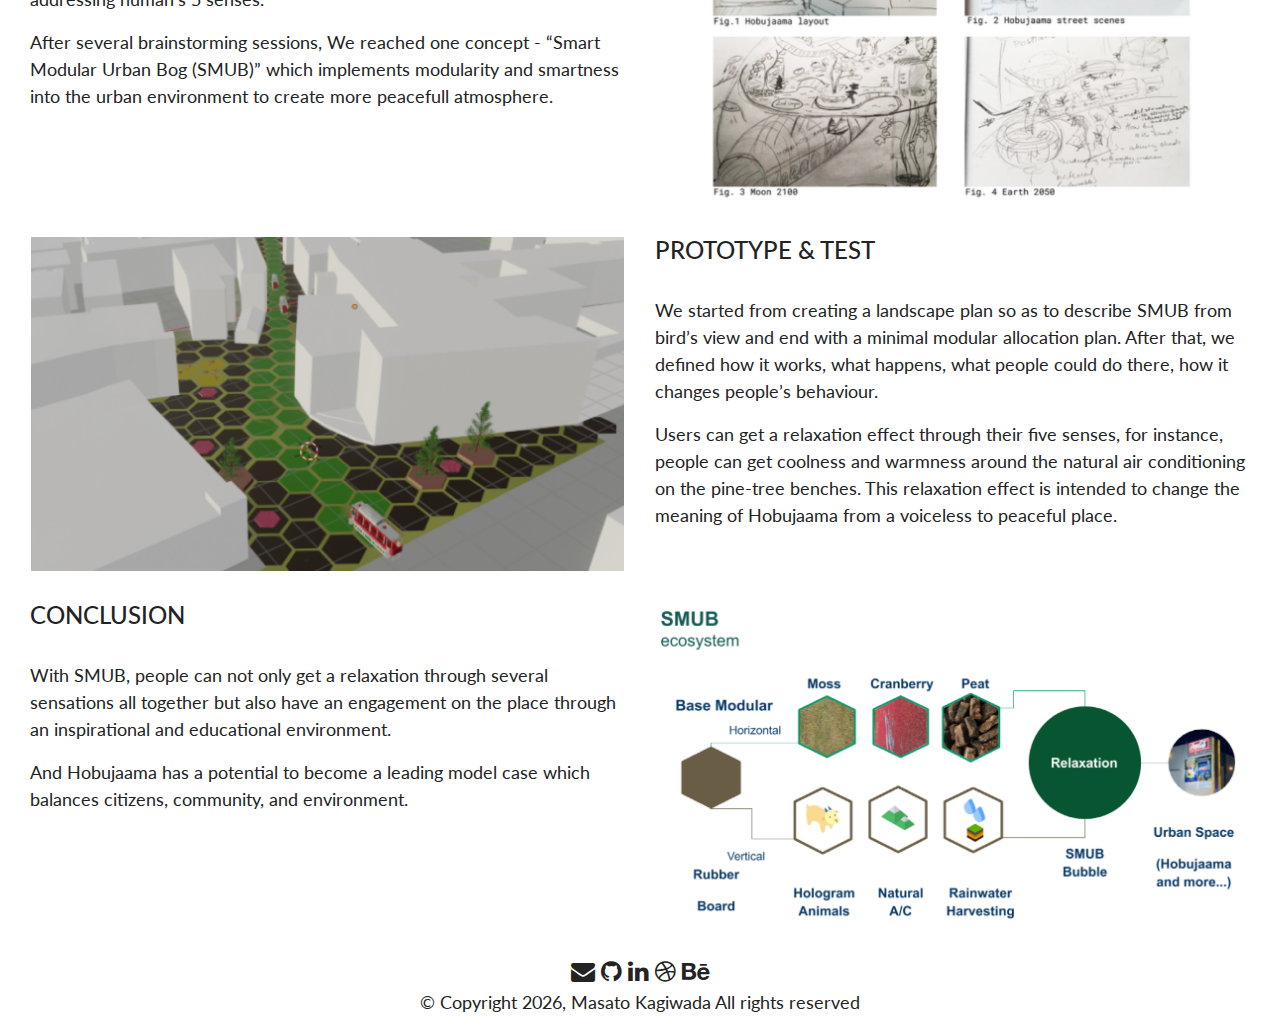
<file: smub.html>
<!DOCTYPE html>
<html>
<head>
    <meta charset='utf-8' >
    <meta name="description" content="Masato's portfolio">
    <meta name="viewport" content="width=device-width, initial-scale=1.0">
    <link rel="stylesheet" href="https://stackpath.bootstrapcdn.com/bootstrap/4.3.1/css/bootstrap.min.css" integrity="sha384-ggOyR0iXCbMQv3Xipma34MD+dH/1fQ784/j6cY/iJTQUOhcWr7x9JvoRxT2MZw1T" crossorigin="anonymous">
    <script src="https://code.jquery.com/jquery-3.3.1.slim.min.js" integrity="sha384-q8i/X+965DzO0rT7abK41JStQIAqVgRVzpbzo5smXKp4YfRvH+8abtTE1Pi6jizo" crossorigin="anonymous"></script>
    <script src="https://cdnjs.cloudflare.com/ajax/libs/popper.js/1.14.7/umd/popper.min.js" integrity="sha384-UO2eT0CpHqdSJQ6hJty5KVphtPhzWj9WO1clHTMGa3JDZwrnQq4sF86dIHNDz0W1" crossorigin="anonymous"></script>
    <script src="https://stackpath.bootstrapcdn.com/bootstrap/4.3.1/js/bootstrap.min.js" integrity="sha384-JjSmVgyd0p3pXB1rRibZUAYoIIy6OrQ6VrjIEaFf/nJGzIxFDsf4x0xIM+B07jRM" crossorigin="anonymous"></script>
    <title>Masato Kagiwada - Portfolio</title>
    <!-- Global site tag (gtag.js) - Google Analytics -->
    <script async src="https://www.googletagmanager.com/gtag/js?id=UA-108137672-1"></script>
    <script>
      window.dataLayer = window.dataLayer || [];
      function gtag(){dataLayer.push(arguments);}
      gtag('js', new Date());

      gtag('config', 'UA-108137672-1');
    </script>
    <link rel="stylesheet" href="index.css">
    <link href="https://fonts.googleapis.com/css?family=Lato" rel="stylesheet">
    <link rel="stylesheet" href="https://cdnjs.cloudflare.com/ajax/libs/font-awesome/4.7.0/css/font-awesome.min.css">
    <link rel="icon" href="./assets/img/logo.png" size="64x64">
</head>

<body>
  <!-- Header -->
  <header class="section">
    <a href="index.html" class="header-link">
      <h2 class="header-title">MASATO KAGIWADA</h2>
      <h5 class="header-main">Strategic, Service, Experience Designer</h5>
    </a>
  </header>

  <!-- Title -->
  <section class="section">
    <div class="background">
      <img src="./assets/img/smub-client.png" class="img-fluid"/>
    </div>
  </section> 

  <!-- Overview -->
  <section class="section">
    <div class="col-12">
    <h4>Overview</h4>
    <p>This is a 128-day academic project to turn a place in the city centre called Hobujaama 
      from a thoughtless place to a more meaningful place 
      where people can spend great time and get empowered emotionally.
      The collaboration with Tallinn City Government, Kalasatama Urban Lab in Helsinki, and Distributed Design made the project possible.</p>
    </div>
    </section>
  
  <!-- Team -->
  <section class="section">
    <div class="row">
      <div class="col-lg-6 col-md-6 col-12">
        <h4>Team</h4>
        <br>
          <ol><b>Kätlin Värno</b> - Speculative Design</ol>
          <ol><b>Cheng-yi Chou</b> - Graphic Design</ol>
      </div>
  
      <div class="col-lg-6 col-md-6 col-12">
        <h4>Role</h4>
        <br>
        <p>Strategic Design</p>
        <p>I've taken initiative in contextual research, internal brainstorming, 
          sketching/CAD urban modelling, and project documentation in 
          collaboration with the interdisciplinary team.</p>
        </div>
    </div>
    </section>


  <section class="section">

  <!-- Design Process nr.1 -->
  <div class="row">
    <div class="col-lg-6 col-md-6 col-12">
      <a><img src="./assets/img/smub-research.png" class="img-fluid"/></a>
    </div>

    <div class="col-lg-6 col-md-6 col-12">
      <h4>RESEARCH</h4>
      <br>
      <p>To understand and empathise with the users around the Hobujaama, define pain points, 
        and opportunity areas, we conducted observation and interview there. </p>
      <p>To interpret and analyse gathered data, we created 'Giga Map' which combined 
        several kinds of maps e.g. user groups, stakeholders, experience journey, trends,
        and relations and connections.  
      </p>
      </div>
  </div>

  </section>

  <!-- Design Process nr.2 -->
  <section class="section">
  <div class="row">
    <div class="col-lg-6 col-md-6 col-12">
      <h4>IDEATION</h4>
      <br>
      <p>Since the place lacks color and nature, we explored opportunity areas to fill the gap 
        and came up with combining Bog (wetland) and technology for addressing human’s 5 senses. 
      </p>
      <p>After several brainstorming sessions, We reached one concept -  “Smart Modular Urban Bog (SMUB)”
        which implements modularity and smartness into the urban environment to create more peacefull atmosphere. 
      </p>
      </div>

    <div class="col-lg-6 col-md-6 col-12">
      <a><img src="./assets/img/smub-ideate.png" class="img-fluid"/></a>
    </div>

  </div>
  </section>

  <!-- Design Process nr.3 -->
  <section class="section">
  <div class="row">
    <section class="col-lg-6 col-md-6 col-12">
      <a><img src="./assets/img/smub-prototype.png" class="img-responsive"/></a>
    </section>

    <section class="col-lg-6 col-md-6 col-12">
      <h4>PROTOTYPE & TEST</h4>
      <br>
      <p>We started from creating a landscape plan so as to describe SMUB from bird’s view and end with a minimal modular allocation plan.  
        After that, we defined how it works, what happens, what people could do there, how it changes people’s behaviour.</p>
      <p>Users can get a relaxation effect through their five senses, for instance, 
        people can get coolness and warmness around the natural air conditioning on the pine-tree benches. 
        This relaxation effect is intended to change the meaning of Hobujaama from a voiceless to peaceful place.</p>
    </section>
  </div>
  </section>

  <!-- Design Process nr.4 -->
  <section class="section">
  <div class="row">
    <section class="col-lg-6 col-md-6 col-12">
      <h4>CONCLUSION</h4>
      <br>
      <p>With SMUB, people can not only get a relaxation through several sensations all together 
        but also have an engagement on the place through an inspirational and educational environment. </p>
      <p>And Hobujaama has a potential to become a leading model case 
        which balances citizens, community, and environment.</p>
    </section>

    <section class="col-lg-6 col-md-6 col-12">
      <a><img src="./assets/img/smub-conclusion.png" class="img-fluid"/></a>
    </section>
  </div>
  </section>
  

  <!-- Footer -->
  <section class="section" id="footer">
    
    <div class="footer-connect">
      <a href="mailto:masato.kagiwada1990@gmail.com" class="icon fa fa-envelope"></a>
      <a href="https://github.com/Giwada" class="icon fa fa-github" target="_blank"></a>
      <a href="https://www.linkedin.com/in/masato-kagiwada/" class="icon fa fa-linkedin" target="_blank"></a>
      <a href="https://dribbble.com/giwada" class="icon fa fa-dribbble" target="_blank"></a>
      <a href="https://www.behance.net/masato-kagiwada" class="icon fa fa-behance" target="_blank"></a>
    </div>
    <div class="footer-author">
      <p>
        © Copyright <script>document.write(new Date().getFullYear())</script>, Masato Kagiwada All rights reserved
      </p>
    </div>
  </section>

<!-- Bootstrap core JavaScript
================================================== -->
<!-- Placed at the end of the document so the pages load faster -->
<script src="./js/jquery.min.js"></script>
<script src="./js/popper.min.js"></script>
<script src="./js/bootstrap.min.js"></script>
<script src="./js/main.js"></script>
</body>
</html>
</file>
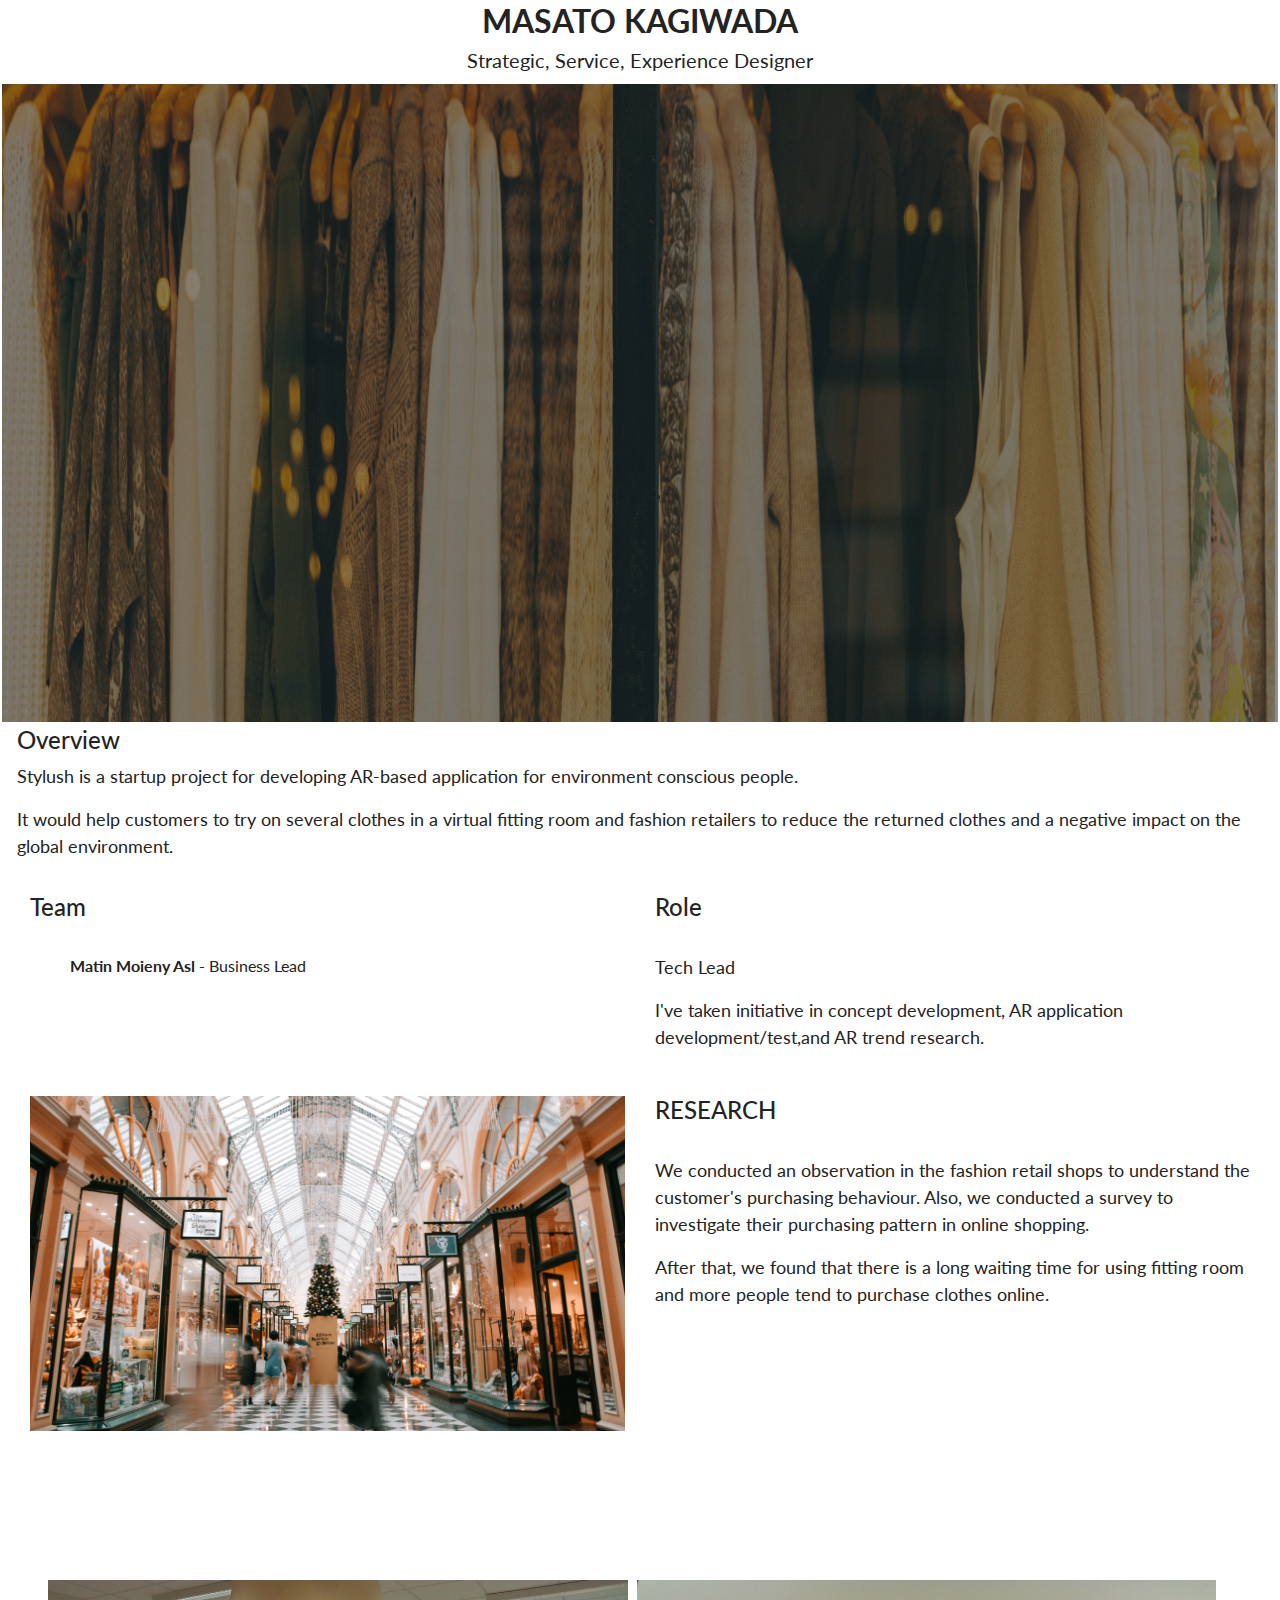
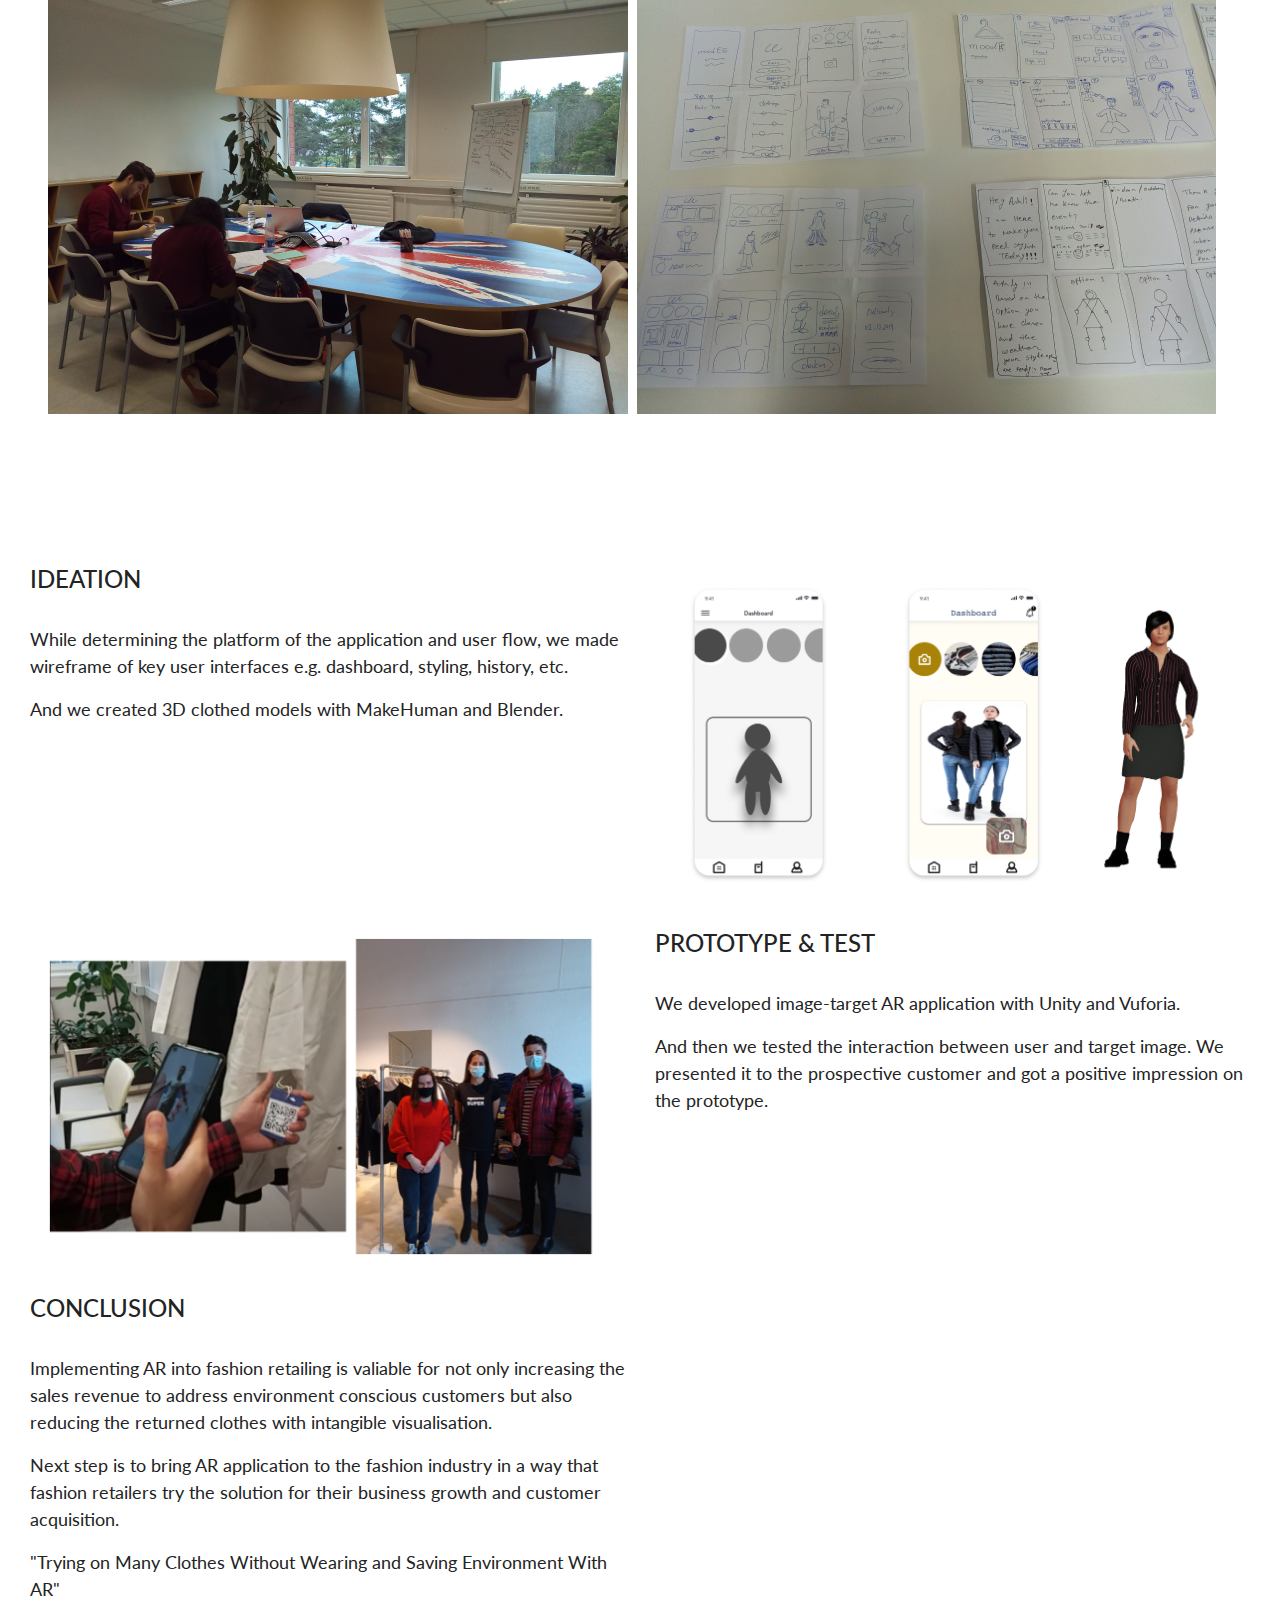
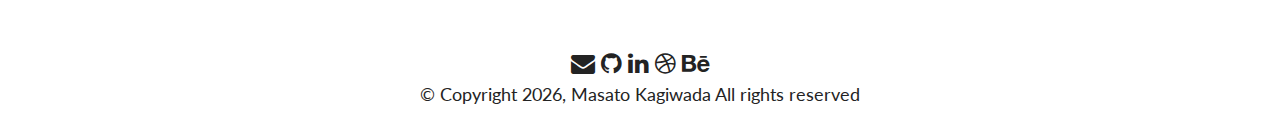
<file: vfr.html>
<!DOCTYPE html>
<html>
<head>
    <meta charset='utf-8' >
    <meta name="description" content="Masato's portfolio">
    <meta name="viewport" content="width=device-width, initial-scale=1.0">
    <link rel="stylesheet" href="https://stackpath.bootstrapcdn.com/bootstrap/4.3.1/css/bootstrap.min.css" integrity="sha384-ggOyR0iXCbMQv3Xipma34MD+dH/1fQ784/j6cY/iJTQUOhcWr7x9JvoRxT2MZw1T" crossorigin="anonymous">
    <script src="https://code.jquery.com/jquery-3.3.1.slim.min.js" integrity="sha384-q8i/X+965DzO0rT7abK41JStQIAqVgRVzpbzo5smXKp4YfRvH+8abtTE1Pi6jizo" crossorigin="anonymous"></script>
    <script src="https://cdnjs.cloudflare.com/ajax/libs/popper.js/1.14.7/umd/popper.min.js" integrity="sha384-UO2eT0CpHqdSJQ6hJty5KVphtPhzWj9WO1clHTMGa3JDZwrnQq4sF86dIHNDz0W1" crossorigin="anonymous"></script>
    <script src="https://stackpath.bootstrapcdn.com/bootstrap/4.3.1/js/bootstrap.min.js" integrity="sha384-JjSmVgyd0p3pXB1rRibZUAYoIIy6OrQ6VrjIEaFf/nJGzIxFDsf4x0xIM+B07jRM" crossorigin="anonymous"></script>
    <title>Masato Kagiwada - Portfolio</title>
    <!-- Global site tag (gtag.js) - Google Analytics -->
    <script async src="https://www.googletagmanager.com/gtag/js?id=UA-108137672-1"></script>
    <script>
      window.dataLayer = window.dataLayer || [];
      function gtag(){dataLayer.push(arguments);}
      gtag('js', new Date());

      gtag('config', 'UA-108137672-1');
    </script>
    <link rel="stylesheet" href="index.css">
    <link href="https://fonts.googleapis.com/css?family=Lato" rel="stylesheet">
    <link rel="stylesheet" href="https://cdnjs.cloudflare.com/ajax/libs/font-awesome/4.7.0/css/font-awesome.min.css">
    <link rel="icon" href="./assets/img/logo.png" size="64x64">
</head>

<body>
  <!-- Header -->
  <header class="section">
    <a href="index.html" class="header-link">
      <h2 class="header-title">MASATO KAGIWADA</h2>
      <h5 class="header-main">Strategic, Service, Experience Designer</h5>
    </a>
  </header>

  <!-- Title -->
  <section class="section">
    <div class="background">
      <img src="./assets/img/vfr-client.png" class="img-fluid"/>
    </div>
  </section> 

  <!-- Overview -->
  <section class="section">
    <div class="col-12">
    <h4>Overview</h4>
    <p>Stylush is a startup project for developing AR-based application for environment conscious people. </p>
    <p>It would help customers to try on several clothes in a virtual fitting room and fashion retailers to reduce the returned clothes and a negative impact on the global environment.</p>
    </div>
    </section>
  
  <!-- Team -->
  <section class="section">
    <div class="row">
      <div class="col-lg-6 col-md-6 col-12">
        <h4>Team</h4>
        <br>
          <ol><strong>Matin Moieny Asl</strong> -  Business Lead</ol>
      </div>
  
      <div class="col-lg-6 col-md-6 col-12">
        <h4>Role</h4>
        <br>
        <p>Tech Lead</p>
        <p>I've taken initiative in concept development, AR application development/test,and AR trend research.</p>
        </div>
    </div>
    </section>

  <section class="section">

  <!-- Design Process nr.1 -->
  <div class="row">
    <div class="col-lg-6 col-md-6 col-12">
      <a><img src="./assets/img/vfr-research.png" class="img-fluid"/></a>
    </div>

    <div class="col-lg-6 col-md-6 col-12">
      <h4>RESEARCH</h4>
      <br>
      <p>We conducted an observation in the fashion retail shops to understand the customer's purchasing behaviour. 
        Also, we conducted a survey to investigate their purchasing pattern in online shopping.</p>
      <p>After that, we found that there is a long waiting time for using fitting room 
        and more people tend to purchase clothes online.</p>
      </div>
  </div>

  <section class="section">
    <div class="row">
      <div class="col-12">
        <a><img src="./assets/img/vfr-ws.png" class="img-fluid"/></a>
      </div>
    </div>
  </section>

  </section>

  <!-- Design Process nr.2 -->
  <section class="section">
  <div class="row">
    <div class="col-lg-6 col-md-6 col-12">
      <h4>IDEATION</h4>
      <br>
      <p>While determining the platform of the application and user flow, 
        we made wireframe of key user interfaces e.g. dashboard, styling, history, etc.</p>
      <p>And we created 3D clothed models with MakeHuman and Blender.</p>
      
      </div>

    <div class="col-lg-6 col-md-6 col-12">
      <a><img src="./assets/img/vfr-ideate.png" class="img-fluid"/></a>
    </div>

  </div>
  </section>

  <!-- Design Process nr.3 -->
  <section class="section">
    <div class="row">
      <section class="col-lg-6 col-md-6 col-12">
        <a><img src="./assets/img/vfr-prototype.png" class="img-fluid"/></a>
      </section>
      <section class="col-lg-6 col-md-6 col-12">
        <h4>PROTOTYPE & TEST</h4>
        <br>
        <p>We developed image-target AR application with Unity and Vuforia.</p>
        <p>And then we tested the interaction between user and target image. We presented it to the prospective customer and got a positive impression on the prototype.</p>
      </section>
    </div>
    </section>

  <!-- Design Process nr.4 -->
  <section class="section">
  <div class="row">
    <section class="col-lg-6 col-md-6 col-12">
      <h4>CONCLUSION</h4>
      <br>
      <p>Implementing AR into fashion retailing is valiable for not only increasing the sales revenue to address environment conscious customers 
        but also reducing the returned clothes with intangible visualisation. </p>
      <p>Next step is to bring AR application to the fashion industry in a way that fashion retailers try the solution for their business growth and customer acquisition.</p>
      <p>
        "Trying on Many Clothes Without Wearing and Saving Environment With AR"
      </p>
    </section>

    <section class="col-lg-6 col-md-6 col-12">
      <div class="video-container">
        <iframe src="https://www.youtube.com/embed/bTTX7g_GSTA" frameborder="0" allow="accelerometer; autoplay; encrypted-media; gyroscope; picture-in-picture" allowfullscreen></iframe>
      </div>
    </section>
  </div>
  </section>
  

  <!-- Footer -->
  <section class="section" id="footer">
    
    <div class="footer-connect">
      <a href="mailto:masato.kagiwada1990@gmail.com" class="icon fa fa-envelope"></a>
      <a href="https://github.com/Giwada" class="icon fa fa-github" target="_blank"></a>
      <a href="https://www.linkedin.com/in/masato-kagiwada/" class="icon fa fa-linkedin" target="_blank"></a>
      <a href="https://dribbble.com/giwada" class="icon fa fa-dribbble" target="_blank"></a>
      <a href="https://www.behance.net/masato-kagiwada" class="icon fa fa-behance" target="_blank"></a>
    </div>
    <div class="footer-author">
      <p>
        © Copyright <script>document.write(new Date().getFullYear())</script>, Masato Kagiwada All rights reserved
      </p>
    </div>
  </section>

<!-- Bootstrap core JavaScript
================================================== -->
<!-- Placed at the end of the document so the pages load faster -->
<script src="./js/jquery.min.js"></script>
<script src="./js/popper.min.js"></script>
<script src="./js/bootstrap.min.js"></script>
<script src="./js/main.js"></script>
</body>
</html>
</file>
<file: index.css>
body {
    font-family:'Lato', sans-serif;
    margin: 0;
}

h1, h2, h3, h4, h5 {
    display: block;
}

.img-responsive 
{
    display: auto;
    max-width: 100%;
    border: 1px solid #ffffff;
    pointer-events: none;
}

/* HEADER 1 */
.header
{
    position: inherit;
}

.header-link
{
    color:#232323;
    text-decoration: none; 
    background-color: none;
}

.header-title
{
    text-align: center;
    font-weight: bold;
}

.header-main
{
    position: relative;
    text-align: center;
    font-weight: normal;
}


.header-description
{
    position:relative;
    text-align: center;
}



/* MAIN SECTION */
.row
{
    /* top | right | bottom | left */
    margin: 1% 1% 1% 1%;
}

.section 
{
    background: #ffffff;
    color: #232323;
    padding: 1px 1px 1px 1px;
    width: 100vw;
    border: 1px solid #23232300;
}

.section #header
{
    padding: 1px 10px 0px 10px;
}

.section-projects
{
    padding: 0 18px 0 18px;
    border: 1px solid #23232300;
}

.section #footer
{
    padding: 0px 10px 1px 10px;
}

.section p
{
    font-size: 18px;
}

/* HEADER 2 */
.background
{
    width: 100%;
    background-size: cover;
}

.heading-content
{
    position: absolute;
    top: 25%;
    width: 100%;
    max-width: 100%;
}

.heading-content h1
{
    font-size: 5vw;
    font-weight: 300;
    color:#ffffff;
}

.heading-content h5
{
    font-size: 3vw;
    font-weight: 100;
    color:#ffffff;
}

.heading-content p
{
    font-size: 2vw;
    font-weight: lighter;
    color:#ffffff;
}

/* FOOTER */
.footer-connect
{
    text-align: center;
    font-size: 24px;
}

.footer-author
{
    text-align: center;
    font-size: 10px;
}

.icon {
    color: #232323;
    }


/* HOVER EFFECT */
.hovereffect {
    width: auto;
    height: auto;
    float: left;
    overflow: hidden;
    position: relative;
    text-align: center;
    cursor: default;
    background: -webkit-linear-gradient(45deg, #cac9cd 0%, #3e3b39 100%);
    background: linear-gradient(45deg, #cac9cd 0%,#3e3b39 100%);
  }

  .hovereffect .overlay {
    width: 100%;
    height: 100%;
    position: absolute;
    overflow: hidden;
    top: 0;
    left: 0;
    padding: 3em;
    text-align: left;
  }
  
  .hovereffect img {
    display: block;
    position: relative;
    max-width: none;
    width: calc(100% + 60px);
    -webkit-transition: opacity 0.35s, -webkit-transform 0.45s;
    transition: opacity 0.35s, transform 0.45s;
    -webkit-transform: translate3d(-40px,0,0);
    transform: translate3d(-40px,0,0);
  }
  
  .hovereffect h2 {
    text-transform: uppercase;
    color: #f8f8ff;
    position: relative;
    font-size: 17px;
    background-color: transparent;
    padding: 15% 0 10px 0;
    text-align: left;
  }
  
  .hovereffect .overlay:before {
    position: absolute;
    top: 20px;
    right: 20px;
    bottom: 20px;
    left: 20px;
    border: 1px solid #f8f8ff;
    content: '';
    opacity: 0;
    filter: alpha(opacity=0);
    -webkit-transition: opacity 0.35s, -webkit-transform 0.45s;
    transition: opacity 0.35s, transform 0.45s;
    -webkit-transform: translate3d(-20px,0,0);
    transform: translate3d(-20px,0,0);
  }
  
  .hovereffect a, .hovereffect p {
    color: #FFF;
    opacity: 0.3;
    filter: alpha(opacity=0);
    -webkit-transition: opacity 0.35s, -webkit-transform 0.45s;
    transition: opacity 0.35s, transform 0.45s;
    -webkit-transform: translate3d(-10px,0,0);
    transform: translate3d(-10px,0,0);
  }
  
  .hovereffect:hover img {
    opacity: 0.6;
    filter: alpha(opacity=60);
    -webkit-transform: translate3d(0,0,0);
    transform: translate3d(0,0,0);
  }
  
  .hovereffect:hover .overlay:before,
  .hovereffect:hover a, .hovereffect:hover p {
    opacity: 1;
    filter: alpha(opacity=100);
    -webkit-transform: translate3d(0,0,0);
    transform: translate3d(0,0,0);
  }


.video-container {
    overflow: hidden;
    position: relative;
    width:100%;
}

.video-container::after {
    padding-top: 56.25%;
    display: block;
    content: '';
}

.video-container iframe {
    position: absolute;
    top: 0;
    left: 0;
    width: 100%;
    height: 100%;
}

.nopadding {
    padding: 0 !important;
    margin: 0 !important;
 }

 mark {
    display: inline-block;
    line-height: 0em;
    padding-bottom: 0.5em;
    background: linear-gradient(180deg,rgba(255,255,255,0) 50%, #f6df08 50%);
  }

/* Then style the iframe to fit in the container div with full height and width */
.responsive-iframe {
    position: absolute;
    border: 1px solid rgba(0, 0, 0, 0); 
    top: 0;
    left: 0;
    bottom: 0;
    right: 0;
    width: 375;
    height: 812;
  }
</file>
